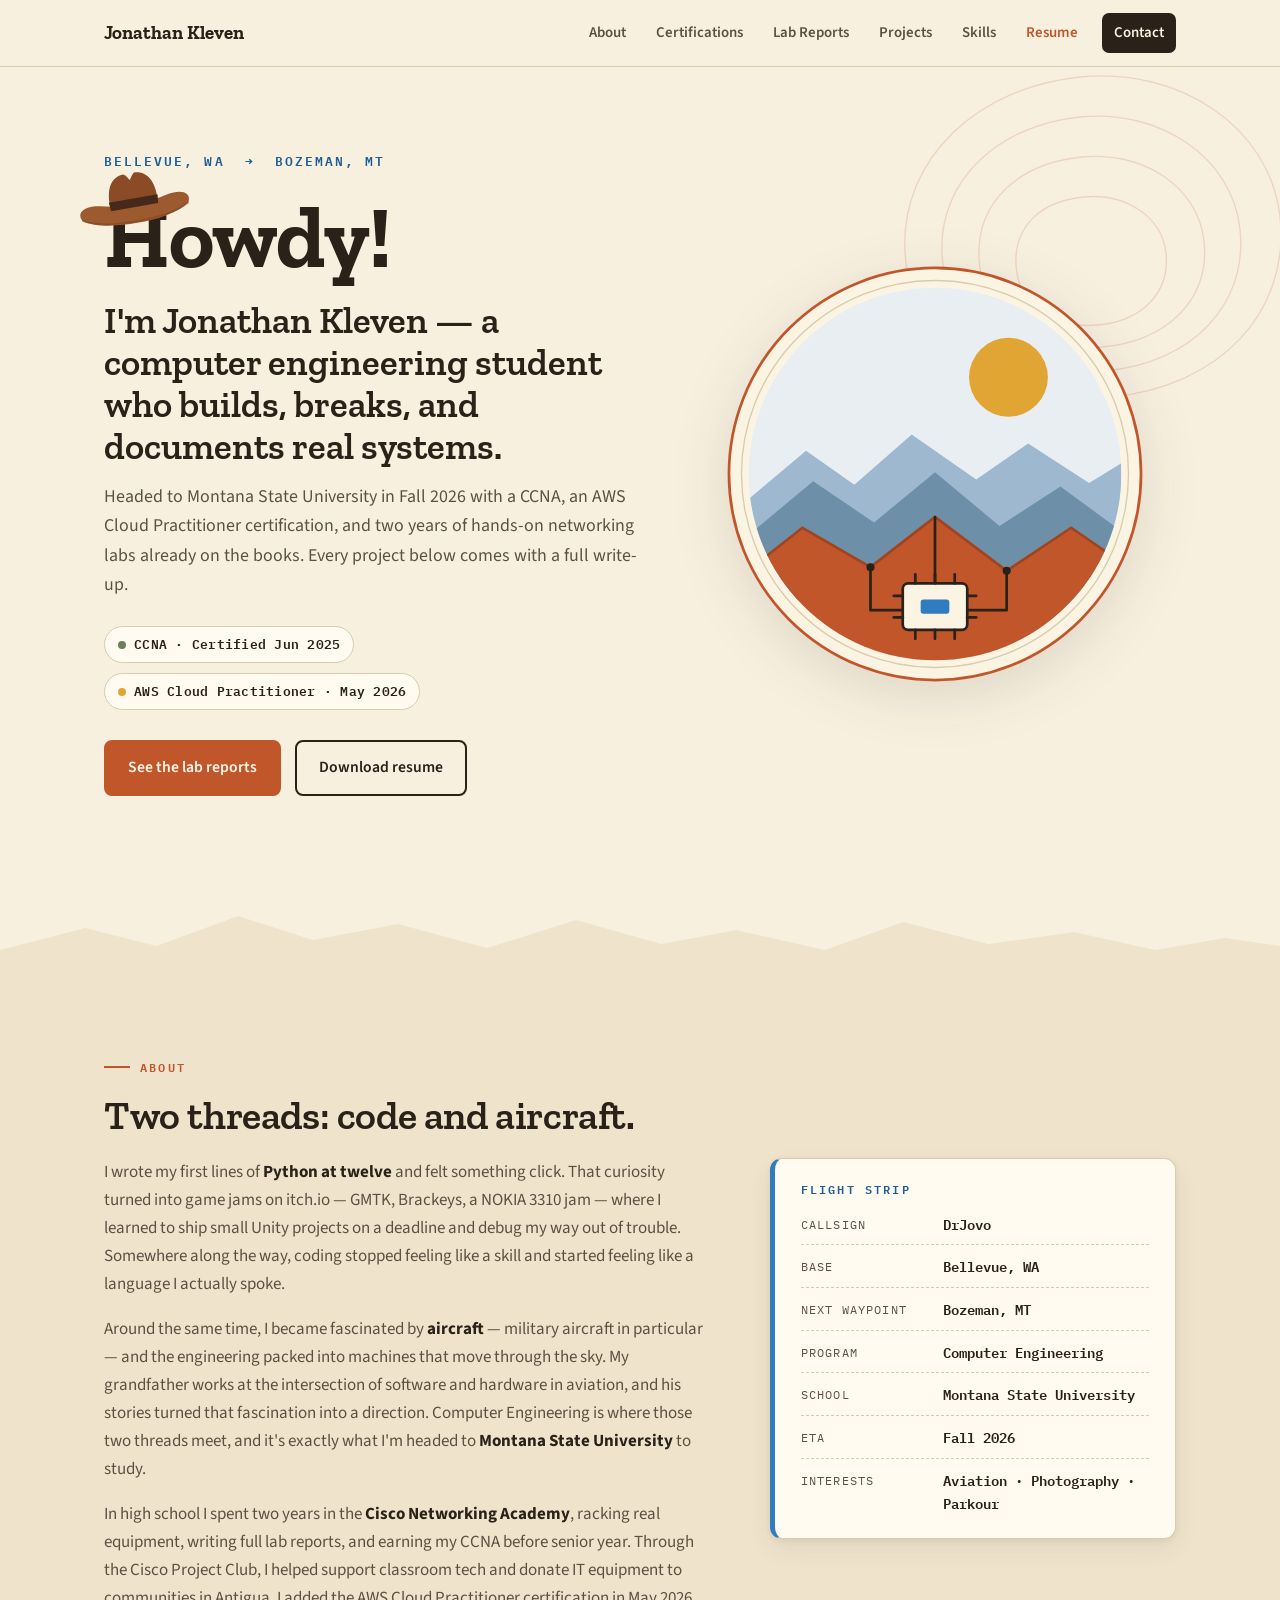
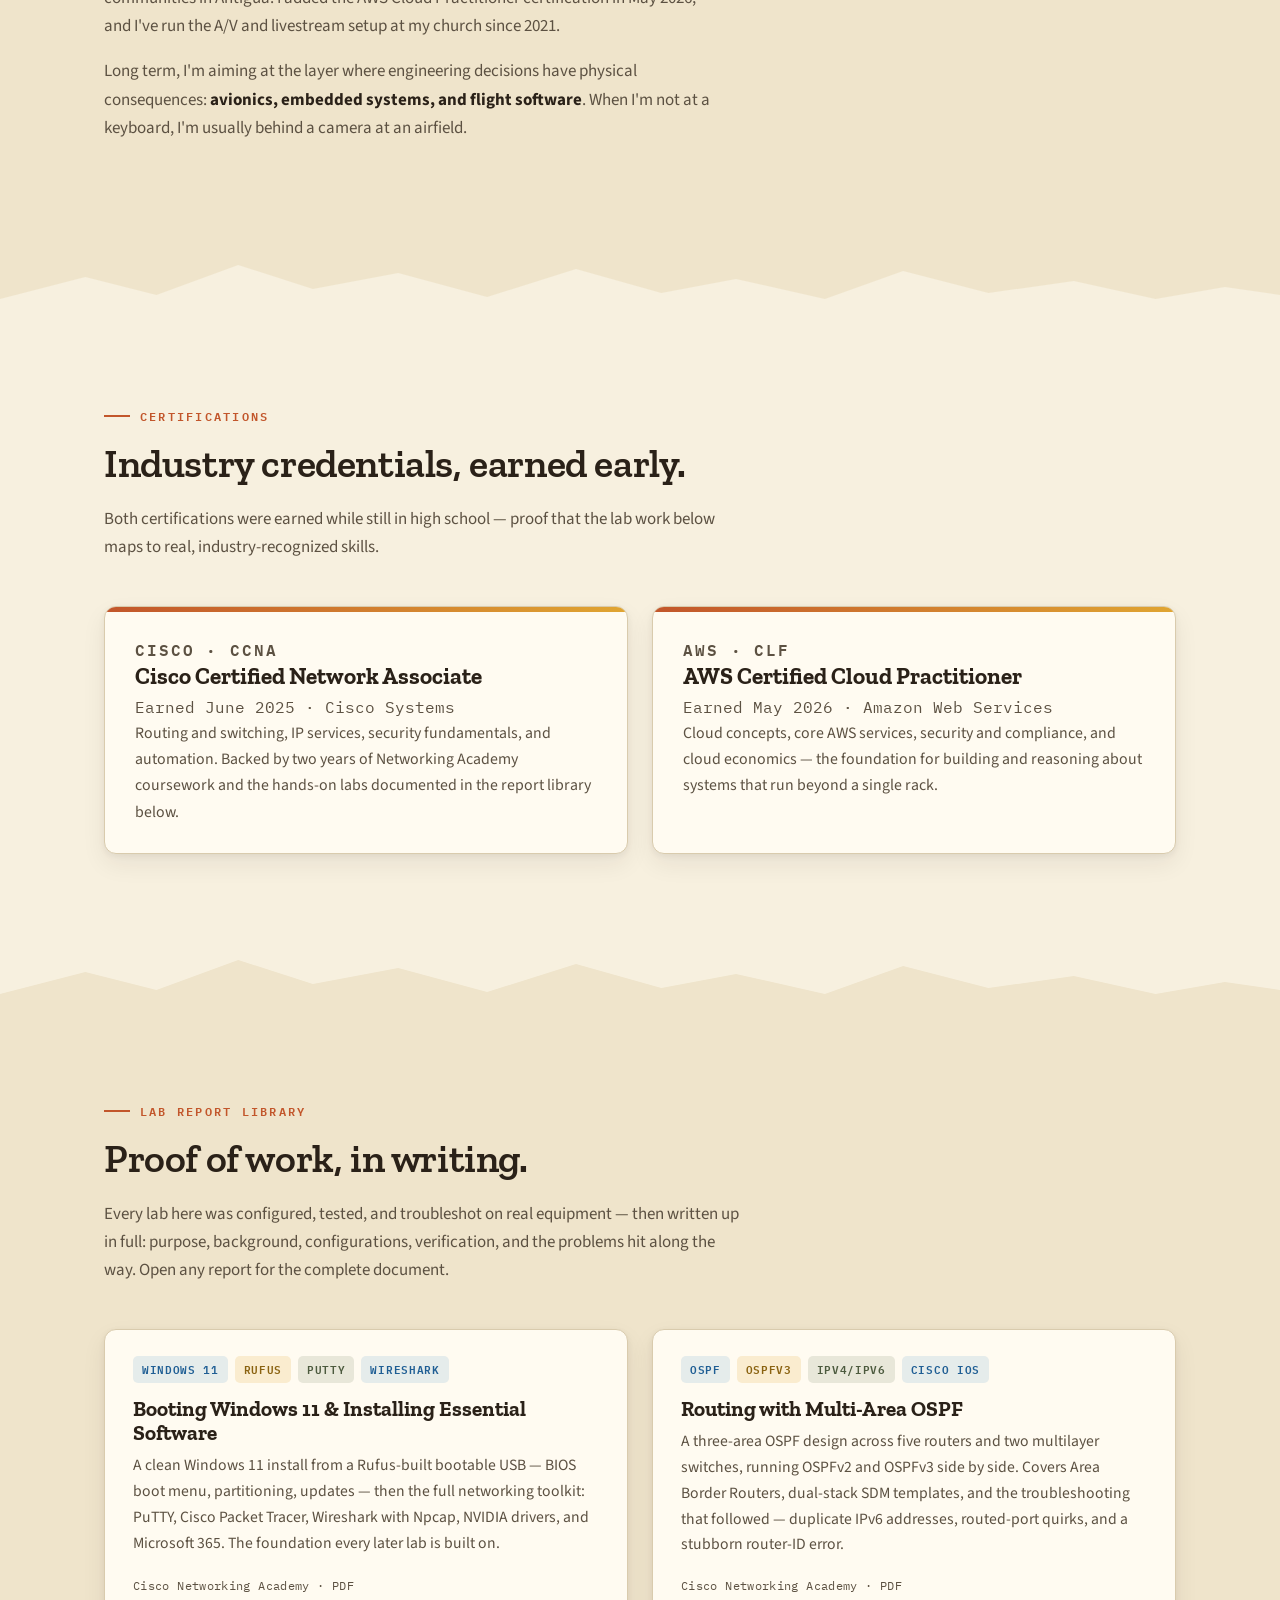
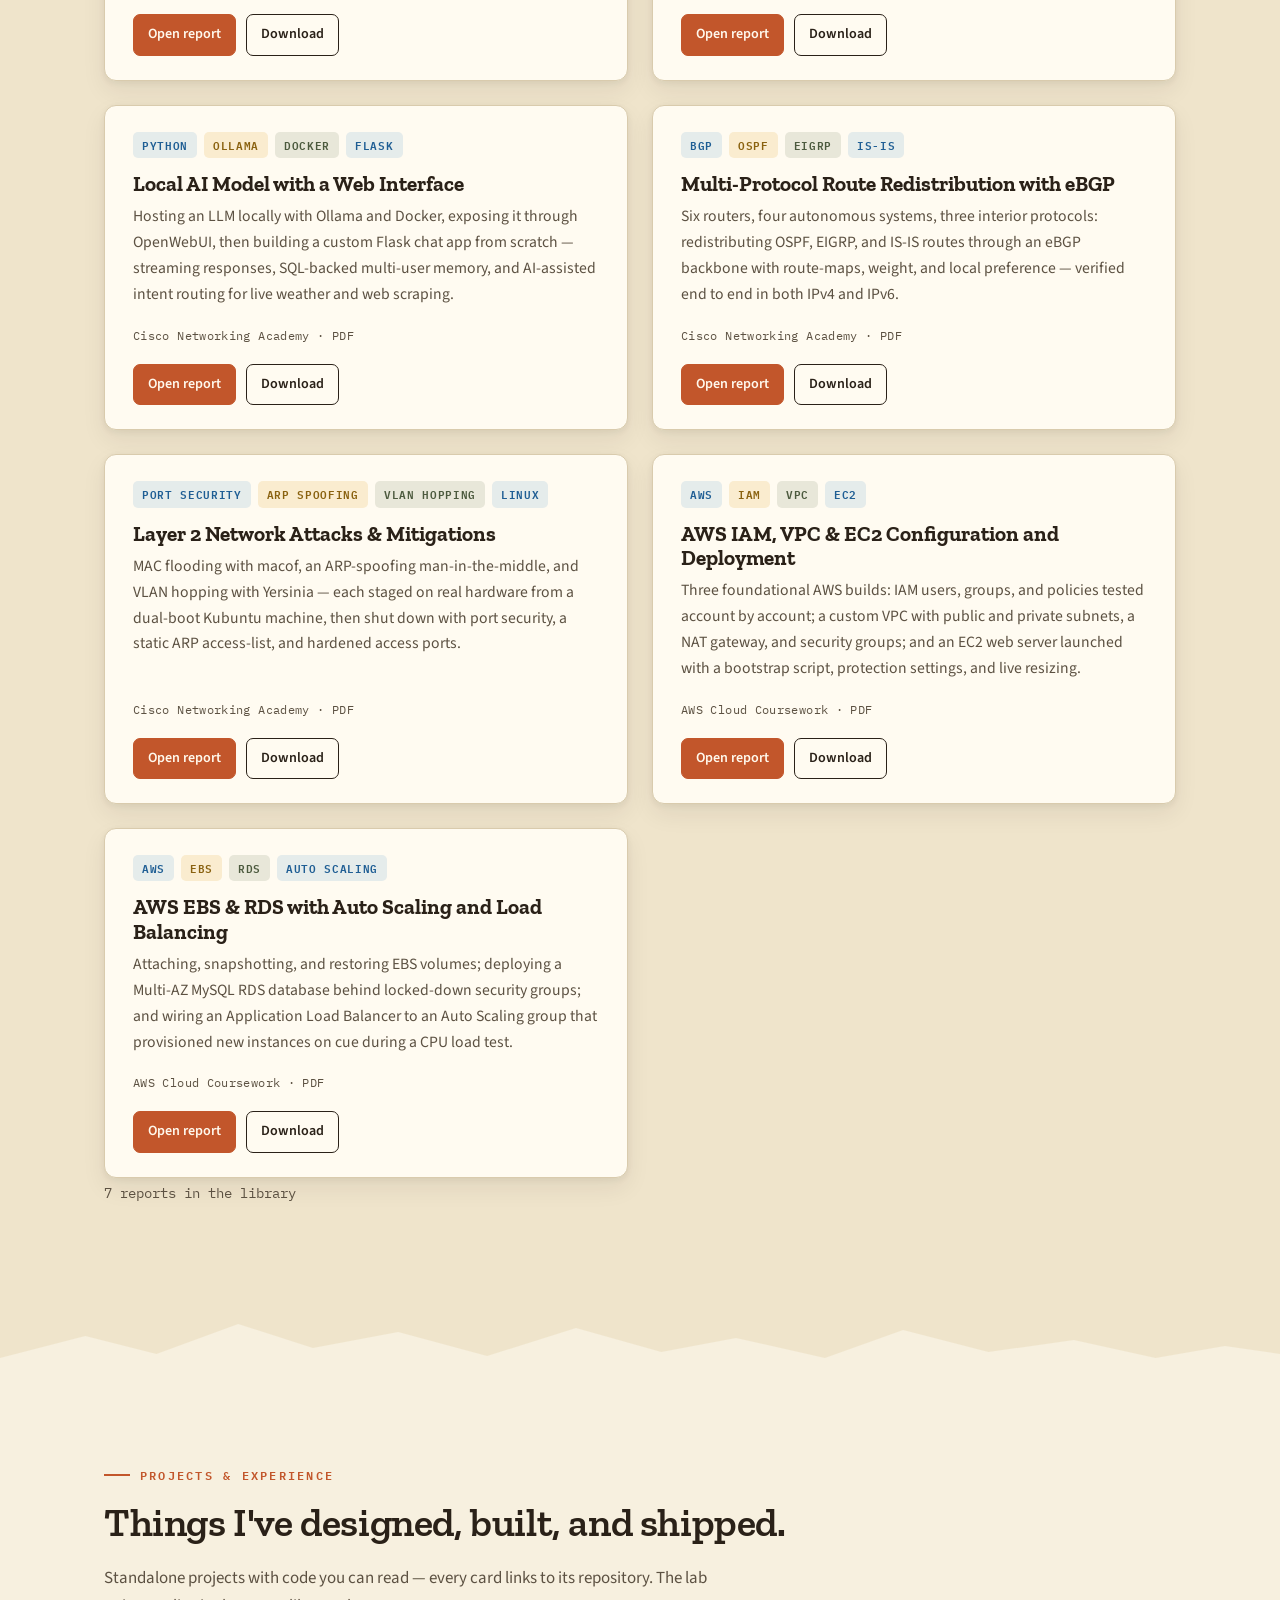
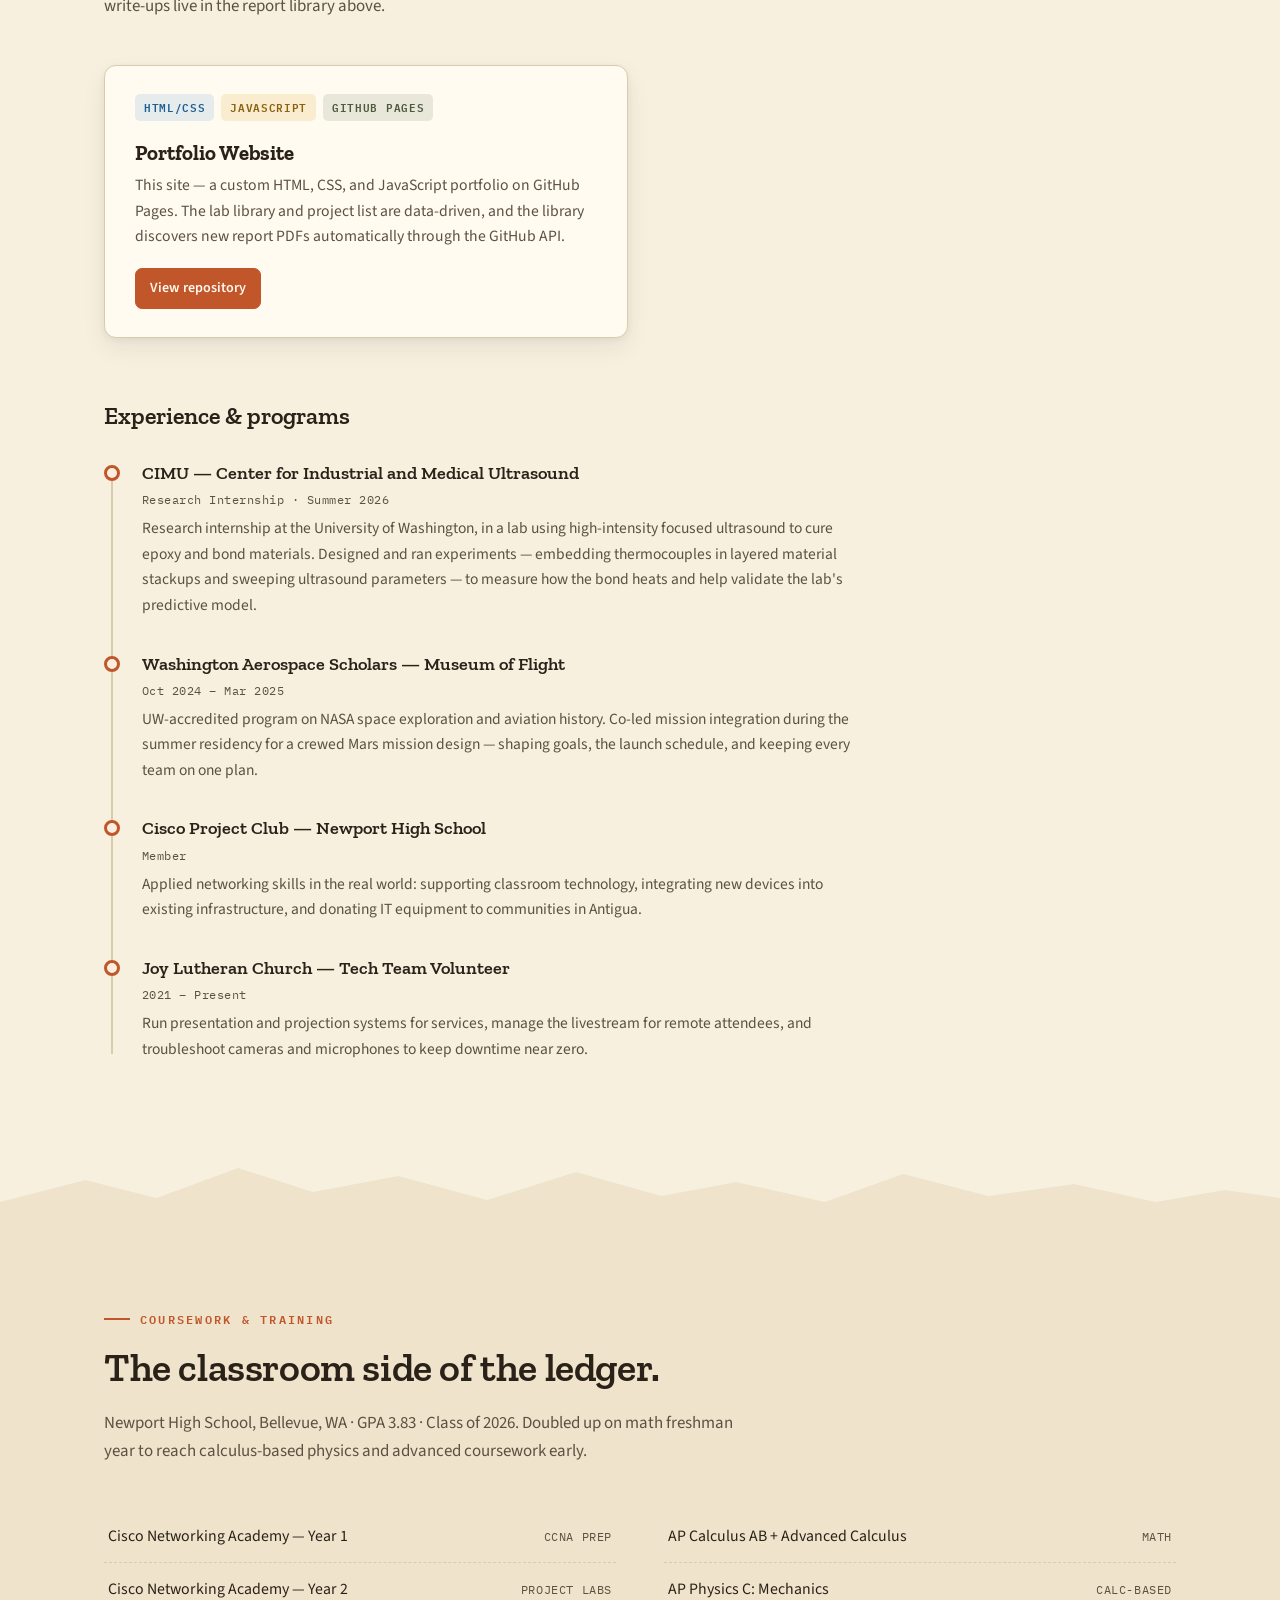
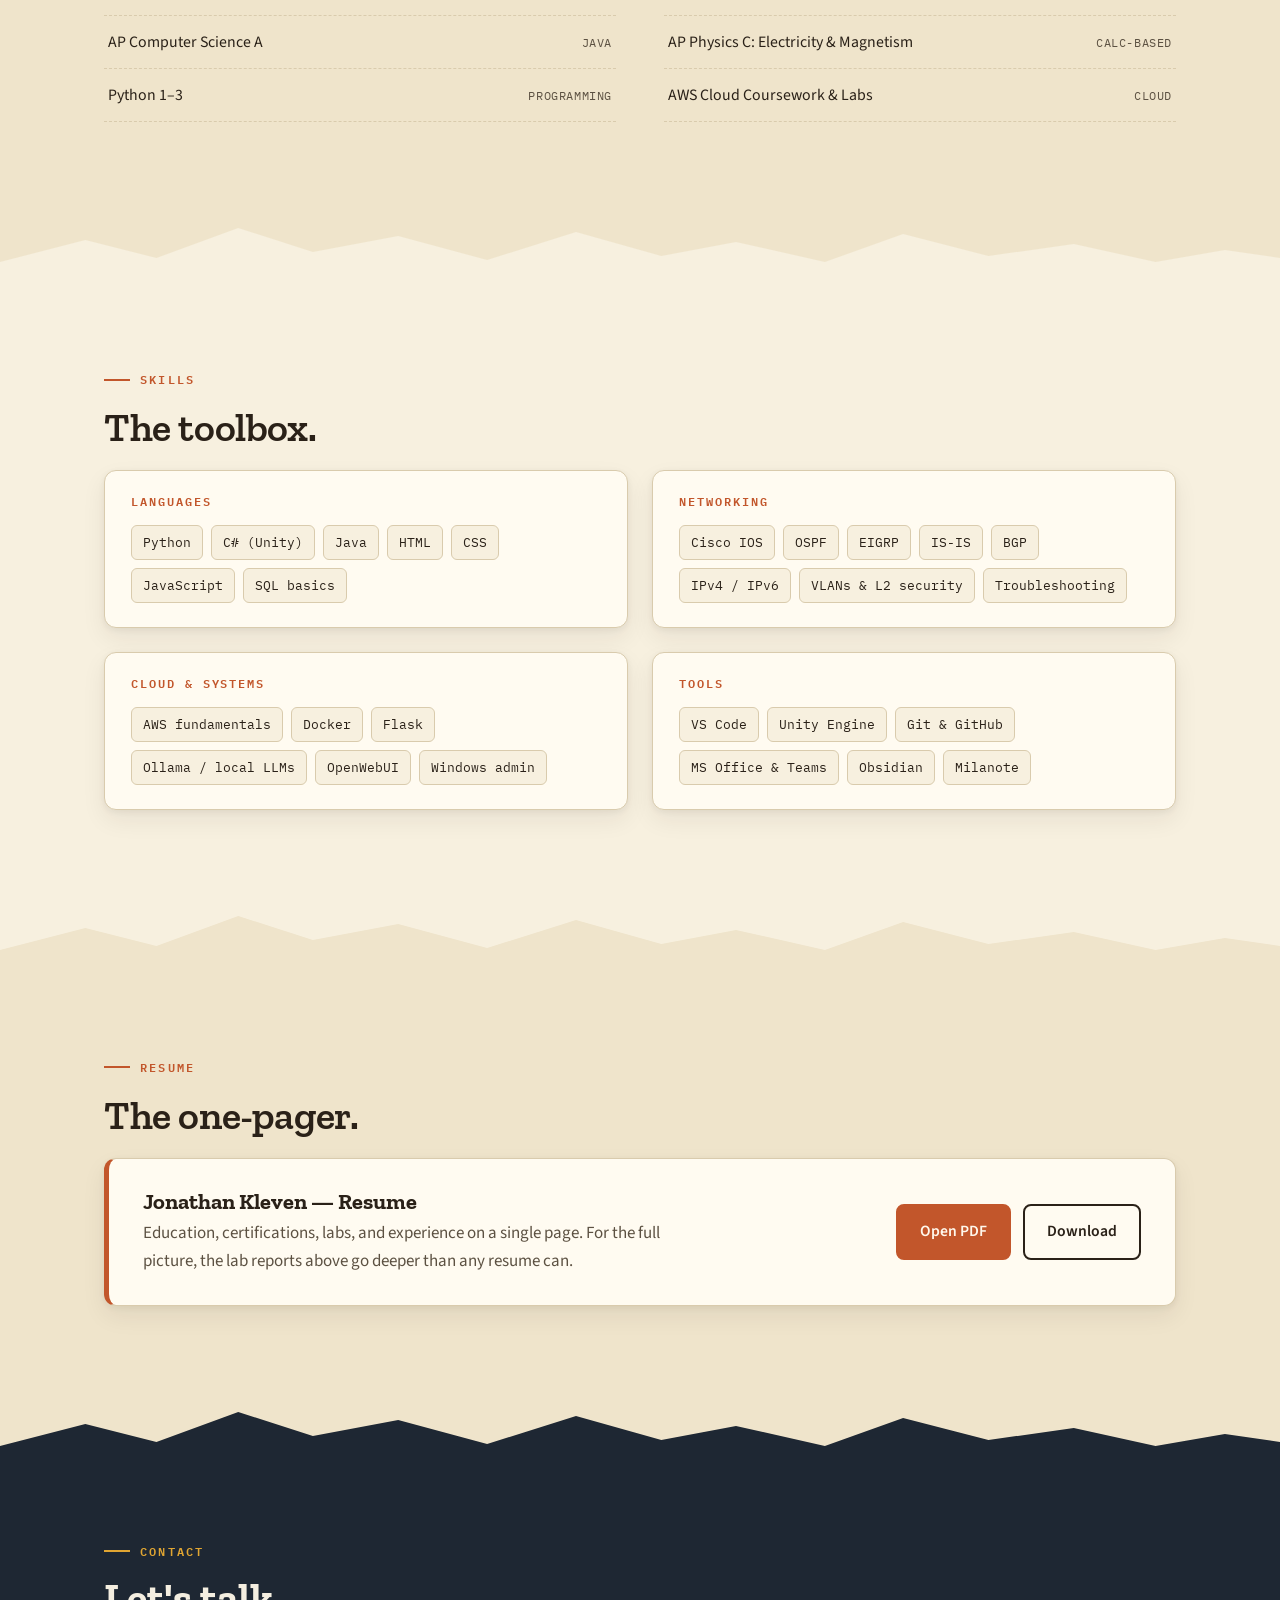
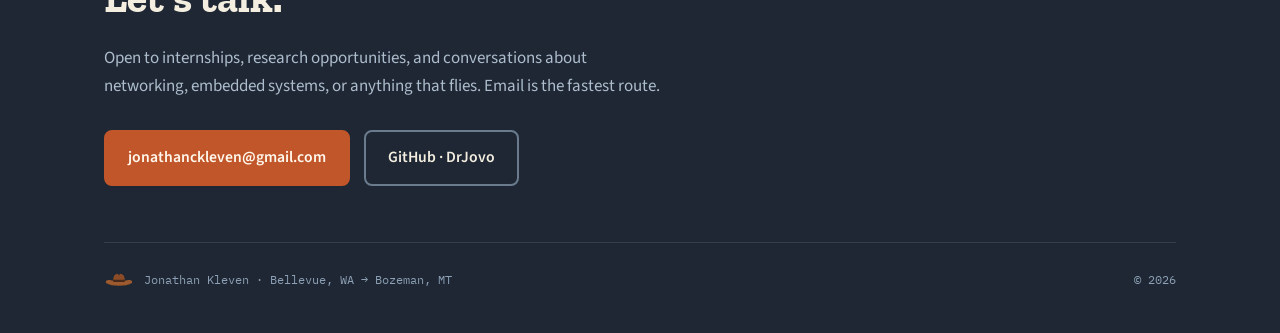
<file: index.html>
<!DOCTYPE html>
<html lang="en">
<head>
  <meta charset="UTF-8">
  <meta name="viewport" content="width=device-width, initial-scale=1.0">
  <title>Jonathan Kleven — Computer Engineering · CCNA · AWS</title>
  <meta name="description" content="Portfolio of Jonathan Kleven: CCNA and AWS Cloud Practitioner certified Computer Engineering student headed to Montana State University. Hands-on networking labs, cloud work, and programming — all documented.">

  <link rel="icon" type="image/svg+xml" href="assets/favicon.svg">
  <link rel="preconnect" href="https://fonts.googleapis.com">
  <link rel="preconnect" href="https://fonts.gstatic.com" crossorigin>
  <link href="https://fonts.googleapis.com/css2?family=Zilla+Slab:wght@500;600;700&family=Source+Sans+3:wght@400;600;700&family=IBM+Plex+Mono:wght@400;500;600&display=swap" rel="stylesheet">
  <link rel="stylesheet" href="css/style.css?v=5">
  <script>
    // Opt in to scroll animations only when the browser can run them —
    // content is never hidden if JS is off or unsupported.
    if ("IntersectionObserver" in window) document.documentElement.classList.add("anim");
  </script>
</head>
<body>

  <!-- Reusable artwork -->
  <svg width="0" height="0" style="position:absolute" aria-hidden="true">
    <defs>
      <!-- Cowboy hat (recreated from the "Howdy!" mark) -->
      <symbol id="hat" viewBox="0 0 142 72">
        <path d="M10 52 C4 40 18 36 32 39 L46 42 L96 42 L110 39 C124 36 138 40 132 52 C118 62 94 65 71 65 C48 65 24 62 10 52 Z" fill="#9C5A2E"/>
        <path d="M44 46 C42 22 50 9 64 8 C66 8 69 12 71 16 C73 12 76 8 78 8 C92 9 100 22 98 46 Z" fill="#8A4B26"/>
        <path d="M43 37 L99 37 L98 47 L44 47 Z" fill="#46291A"/>
        <path d="M10 52 C24 60 48 63 71 63 C94 63 118 60 132 52" fill="none" stroke="#7A4220" stroke-width="2" opacity="0.5"/>
      </symbol>

      <!-- Mountain ridgeline divider -->
      <symbol id="ridge-path" viewBox="0 0 1440 64" preserveAspectRatio="none">
        <path d="M0 64 L0 44 L96 22 L176 40 L268 10 L352 34 L448 18 L548 42 L648 14 L744 38 L828 24 L928 44 L1016 16 L1112 38 L1208 26 L1300 44 L1378 32 L1440 40 L1440 64 Z" fill="currentColor"/>
      </symbol>
    </defs>
  </svg>

  <!-- =============================== NAV =============================== -->
  <header class="nav">
    <div class="container nav-inner">
      <a class="brand" href="#top">
        Jonathan Kleven
      </a>
      <button class="nav-toggle" aria-label="Open menu" aria-expanded="false" aria-controls="nav-links">
        <svg viewBox="0 0 24 24" fill="none" stroke="currentColor" stroke-width="2.4" stroke-linecap="round"><path d="M3 6h18M3 12h18M3 18h18"/></svg>
      </button>
      <ul class="nav-links" id="nav-links">
        <li><a href="#about">About</a></li>
        <li><a href="#certifications">Certifications</a></li>
        <li><a href="#reports">Lab Reports</a></li>
        <li><a href="#projects">Projects</a></li>
        <li><a href="#skills">Skills</a></li>
        <li><a href="#resume">Resume</a></li>
        <li><a class="nav-cta" href="#contact">Contact</a></li>
      </ul>
    </div>
  </header>

  <main id="top">

    <!-- =============================== HERO =============================== -->
    <section class="hero">
      <svg class="hero-topo" viewBox="0 0 640 520" fill="none" aria-hidden="true">
        <g stroke="#C2562B" stroke-width="1.4" opacity="0.35">
          <path d="M320 70 C420 60 510 120 520 210 C530 305 460 380 350 390 C240 400 150 340 145 245 C140 150 220 80 320 70 Z"/>
          <path d="M320 110 C400 102 472 150 480 222 C488 298 432 356 345 364 C258 372 186 324 182 248 C178 172 240 118 320 110 Z"/>
          <path d="M322 150 C384 144 438 180 444 234 C450 292 408 334 342 340 C276 346 222 310 219 252 C216 194 260 156 322 150 Z"/>
          <path d="M324 190 C366 186 402 210 406 246 C410 286 382 314 338 318 C294 322 258 298 256 258 C254 218 282 194 324 190 Z"/>
        </g>
        <g stroke="#2F7DBF" stroke-width="1.4" opacity="0.3">
          <path d="M120 420 C180 400 260 420 300 460 C340 500 320 540 250 545 C180 550 90 520 80 480 C72 450 90 430 120 420 Z"/>
          <path d="M150 440 C195 426 250 442 278 470 C306 498 292 524 240 528 C188 532 124 510 118 482 C113 460 125 448 150 440 Z"/>
        </g>
      </svg>

      <div class="container hero-grid">
        <div>
          <p class="hero-eyebrow">Bellevue, WA &nbsp;&#8594;&nbsp; Bozeman, MT</p>

          <span class="howdy">
            <span class="howdy-h"><svg class="hat" viewBox="0 0 142 72" aria-hidden="true"><use href="#hat" xlink:href="#hat"/></svg>H</span>owdy!
          </span>

          <h1>I'm Jonathan Kleven — a computer engineering student who builds, breaks, and documents real systems.</h1>

          <p class="hero-sub">
            Headed to Montana State University in Fall 2026 with a CCNA, an AWS Cloud
            Practitioner certification, and two years of hands-on networking labs already
            on the books. Every project below comes with a full write-up.
          </p>

          <div class="cred-chips">
            <span class="chip"><i class="dot" aria-hidden="true"></i>CCNA · Certified Jun 2025</span>
            <span class="chip gold"><i class="dot" aria-hidden="true"></i>AWS Cloud Practitioner · May 2026</span>
          </div>

          <div class="hero-actions">
            <a class="btn" href="#reports">See the lab reports</a>
            <a class="btn ghost" href="assets/resume/Jonathan_Kleven_Resume.pdf" download>Download resume</a>
          </div>
        </div>

        <div class="hero-art reveal">
          <svg viewBox="0 0 480 480" role="img" aria-label="Emblem: layered Montana ridgelines under a low sun, with circuit traces rising from the ridge into a microchip">
            <circle cx="240" cy="240" r="230" fill="#FBF4E2" stroke="#C2562B" stroke-width="3"/>
            <circle cx="240" cy="240" r="216" fill="none" stroke="#D9CBAD" stroke-width="1.5"/>
            <clipPath id="emblem-scene"><circle cx="240" cy="240" r="208"/></clipPath>
            <g clip-path="url(#emblem-scene)">
              <rect x="32" y="32" width="416" height="416" fill="#E9EEF2"/>
              <!-- sun -->
              <circle cx="322" cy="132" r="44" fill="#E0A532"/>
              <!-- far ridge (extends below the mid ridge so no sky shows through) -->
              <path d="M32 268 L96 214 L150 252 L214 196 L286 246 L344 206 L412 250 L448 228 L448 360 L32 360 Z" fill="#9DB8CF"/>
              <!-- mid ridge -->
              <path d="M32 308 L104 248 L172 294 L240 238 L312 298 L380 254 L448 304 L448 380 L32 380 Z" fill="#6E8FA8"/>
              <!-- near ridge -->
              <path d="M16 360 L92 300 L168 344 L240 288 L320 348 L392 300 L470 354 L470 480 L16 480 Z" fill="#C2562B"/>
              <path d="M16 360 L92 300 L168 344 L240 288 L320 348 L392 300 L470 354" fill="none" stroke="#A1431F" stroke-width="3"/>
              <!-- circuit traces rising into the chip -->
              <g stroke="#2A2118" stroke-width="3" fill="none" stroke-linecap="round" stroke-linejoin="round">
                <path d="M168 344 L168 392 L206 392"/>
                <path d="M240 288 L240 364"/>
                <path d="M320 348 L320 392 L274 392"/>
              </g>
              <g fill="#2A2118"><circle cx="168" cy="344" r="4.5"/><circle cx="320" cy="348" r="4.5"/></g>
              <!-- microchip -->
              <rect x="204" y="362" width="72" height="52" rx="6" fill="#FBF4E2" stroke="#2A2118" stroke-width="3"/>
              <rect x="224" y="380" width="32" height="16" rx="3" fill="#2F7DBF"/>
              <g stroke="#2A2118" stroke-width="3" stroke-linecap="round">
                <path d="M218 362 L218 352"/><path d="M240 362 L240 352"/><path d="M262 362 L262 352"/>
                <path d="M218 414 L218 424"/><path d="M240 414 L240 424"/><path d="M262 414 L262 424"/>
                <path d="M204 376 L194 376"/><path d="M204 400 L194 400"/>
                <path d="M276 376 L286 376"/><path d="M276 400 L286 400"/>
              </g>
            </g>
          </svg>
        </div>
      </div>
    </section>

    <div class="ridge to-deep" aria-hidden="true"><svg><use href="#ridge-path" xlink:href="#ridge-path"/></svg></div>

    <!-- =============================== ABOUT =============================== -->
    <section class="section alt" id="about">
      <div class="container">
        <p class="eyebrow">About</p>
        <h2 class="section-title">Two threads: code and aircraft.</h2>

        <div class="about-grid">
          <div class="about-prose reveal">
            <p>
              I wrote my first lines of <strong>Python at twelve</strong> and felt something click.
              That curiosity turned into game jams on itch.io — GMTK, Brackeys, a NOKIA 3310 jam —
              where I learned to ship small Unity projects on a deadline and debug my way out of
              trouble. Somewhere along the way, coding stopped feeling like a skill and started
              feeling like a language I actually spoke.
            </p>
            <p>
              Around the same time, I became fascinated by <strong>aircraft</strong> — military
              aircraft in particular — and the engineering packed into machines that move through
              the sky. My grandfather works at the intersection of software and hardware in
              aviation, and his stories turned that fascination into a direction. Computer
              Engineering is where those two threads meet, and it's exactly what I'm headed to
              <strong>Montana State University</strong> to study.
            </p>
            <p>
              In high school I spent two years in the <strong>Cisco Networking Academy</strong>,
              racking real equipment, writing full lab reports, and earning my CCNA before senior
              year. Through the Cisco Project Club, I helped support classroom tech and donate IT
              equipment to communities in Antigua. I added the AWS Cloud Practitioner certification
              in May 2026, and I've run the A/V and livestream setup at my church since 2021.
            </p>
            <p>
              Long term, I'm aiming at the layer where engineering decisions have physical
              consequences: <strong>avionics, embedded systems, and flight software</strong>.
              When I'm not at a keyboard, I'm usually behind a camera at an airfield.
            </p>
          </div>

          <aside class="flight-strip reveal" aria-label="Quick facts">
            <h3>Flight Strip</h3>
            <dl>
              <div class="row"><dt>Callsign</dt><dd>DrJovo</dd></div>
              <div class="row"><dt>Base</dt><dd>Bellevue, WA</dd></div>
              <div class="row"><dt>Next waypoint</dt><dd>Bozeman, MT</dd></div>
              <div class="row"><dt>Program</dt><dd>Computer Engineering</dd></div>
              <div class="row"><dt>School</dt><dd>Montana State University</dd></div>
              <div class="row"><dt>ETA</dt><dd>Fall 2026</dd></div>
              <div class="row"><dt>Interests</dt><dd>Aviation &middot; Photography &middot; Parkour</dd></div>
            </dl>
          </aside>
        </div>
      </div>
    </section>

    <div class="ridge to-sand" aria-hidden="true"><svg><use href="#ridge-path" xlink:href="#ridge-path"/></svg></div>

    <!-- =========================== CERTIFICATIONS =========================== -->
    <section class="section" id="certifications">
      <div class="container">
        <p class="eyebrow">Certifications</p>
        <h2 class="section-title">Industry credentials, earned early.</h2>
        <p class="section-intro">
          Both certifications were earned while still in high school — proof that the lab work
          below maps to real, industry-recognized skills.
        </p>

        <div class="cert-grid">
          <article class="cert-card reveal">
            <p class="cert-badge">Cisco &middot; CCNA</p>
            <h3>Cisco Certified Network Associate</h3>
            <p class="cert-meta">Earned June 2025 · Cisco Systems</p>
            <p>
              Routing and switching, IP services, security fundamentals, and automation.
              Backed by two years of Networking Academy coursework and the hands-on labs
              documented in the report library below.
            </p>
          </article>

          <article class="cert-card reveal">
            <p class="cert-badge">AWS &middot; CLF</p>
            <h3>AWS Certified Cloud Practitioner</h3>
            <p class="cert-meta">Earned May 2026 · Amazon Web Services</p>
            <p>
              Cloud concepts, core AWS services, security and compliance, and cloud
              economics — the foundation for building and reasoning about systems
              that run beyond a single rack.
            </p>
          </article>
        </div>
      </div>
    </section>

    <div class="ridge to-deep" aria-hidden="true"><svg><use href="#ridge-path" xlink:href="#ridge-path"/></svg></div>

    <!-- ============================ LAB REPORTS ============================ -->
    <section class="section alt" id="reports">
      <div class="container">
        <p class="eyebrow">Lab Report Library</p>
        <h2 class="section-title">Proof of work, in writing.</h2>
        <p class="section-intro">
          Every lab here was configured, tested, and troubleshot on real equipment — then written up in full:
          purpose, background, configurations, verification, and the problems hit along
          the way. Open any report for the complete document.
        </p>

        <div class="report-grid" id="report-grid">
          <noscript>
            <p>
              JavaScript is off, so here are direct links:
              <a href="reports/Kleven__Jonathan_-_Local%20AI.pdf">Hosting a Local AI Model with a Web Interface (PDF)</a> ·
              <a href="reports/Kleven__Jonathan_-_Route%20Redistribution%20With%20BGP.pdf">Multi-Protocol Route Redistribution with eBGP (PDF)</a>
            </p>
          </noscript>
        </div>
        <p class="report-status" id="report-status" role="status"></p>
      </div>
    </section>

    <div class="ridge to-sand" aria-hidden="true"><svg><use href="#ridge-path" xlink:href="#ridge-path"/></svg></div>

    <!-- ========================= PROJECTS & EXPERIENCE ========================= -->
    <section class="section" id="projects">
      <div class="container">
        <p class="eyebrow">Projects &amp; Experience</p>
        <h2 class="section-title">Things I've designed, built, and shipped.</h2>
        <p class="section-intro">
          Standalone projects with code you can read — every card links to its repository.
          The lab write-ups live in the report library above.
        </p>

        <div class="project-grid" id="project-grid">
          <noscript>
            <p>JavaScript is off — find the code at
              <a href="https://github.com/DrJovo">github.com/DrJovo</a>.
            </p>
          </noscript>
        </div>

        <h3 class="subheading">Experience &amp; programs</h3>
        <ul class="timeline">
          <li class="reveal">
            <h4>CIMU — Center for Industrial and Medical Ultrasound</h4>
            <span class="when">Research Internship · Summer 2026</span>
            <p>
              Research internship at the University of Washington, in a lab using high-intensity
              focused ultrasound to cure epoxy and bond materials. Designed and ran experiments —
              embedding thermocouples in layered material stackups and sweeping ultrasound
              parameters — to measure how the bond heats and help validate the lab's predictive model.
            </p>
          </li>
          <li class="reveal">
            <h4>Washington Aerospace Scholars — Museum of Flight</h4>
            <span class="when">Oct 2024 – Mar 2025</span>
            <p>
              UW-accredited program on NASA space exploration and aviation history. Co-led
              mission integration during the summer residency for a crewed Mars mission design —
              shaping goals, the launch schedule, and keeping every team on one plan.
            </p>
          </li>
          <li class="reveal">
            <h4>Cisco Project Club — Newport High School</h4>
            <span class="when">Member</span>
            <p>
              Applied networking skills in the real world: supporting classroom technology,
              integrating new devices into existing infrastructure, and donating IT equipment
              to communities in Antigua.
            </p>
          </li>
          <li class="reveal">
            <h4>Joy Lutheran Church — Tech Team Volunteer</h4>
            <span class="when">2021 – Present</span>
            <p>
              Run presentation and projection systems for services, manage the livestream for
              remote attendees, and troubleshoot cameras and microphones to keep downtime near zero.
            </p>
          </li>
        </ul>
      </div>
    </section>

    <div class="ridge to-deep" aria-hidden="true"><svg><use href="#ridge-path" xlink:href="#ridge-path"/></svg></div>

    <!-- ============================== COURSEWORK ============================== -->
    <section class="section alt" id="coursework">
      <div class="container">
        <p class="eyebrow">Coursework &amp; Training</p>
        <h2 class="section-title">The classroom side of the ledger.</h2>
        <p class="section-intro">
          Newport High School, Bellevue, WA · GPA 3.83 · Class of 2026. Doubled up on math
          freshman year to reach calculus-based physics and advanced coursework early.
        </p>

        <div class="course-wrap">
          <ul class="course-list">
            <li class="reveal"><span>Cisco Networking Academy — Year 1</span><span>CCNA Prep</span></li>
            <li class="reveal"><span>Cisco Networking Academy — Year 2</span><span>Project Labs</span></li>
            <li class="reveal"><span>AP Computer Science A</span><span>Java</span></li>
            <li class="reveal"><span>Python 1–3</span><span>Programming</span></li>
          </ul>
          <ul class="course-list">
            <li class="reveal"><span>AP Calculus AB + Advanced Calculus</span><span>Math</span></li>
            <li class="reveal"><span>AP Physics C: Mechanics</span><span>Calc-Based</span></li>
            <li class="reveal"><span>AP Physics C: Electricity &amp; Magnetism</span><span>Calc-Based</span></li>
            <li class="reveal"><span>AWS Cloud Coursework &amp; Labs</span><span>Cloud</span></li>
          </ul>
        </div>
      </div>
    </section>

    <div class="ridge to-sand" aria-hidden="true"><svg><use href="#ridge-path" xlink:href="#ridge-path"/></svg></div>

    <!-- ================================ SKILLS ================================ -->
    <section class="section" id="skills">
      <div class="container">
        <p class="eyebrow">Skills</p>
        <h2 class="section-title">The toolbox.</h2>

        <div class="skills-grid">
          <div class="skill-group reveal">
            <h3>Languages</h3>
            <div class="skill-tags">
              <span>Python</span><span>C# (Unity)</span><span>Java</span>
              <span>HTML</span><span>CSS</span><span>JavaScript</span><span>SQL basics</span>
            </div>
          </div>
          <div class="skill-group reveal">
            <h3>Networking</h3>
            <div class="skill-tags">
              <span>Cisco IOS</span><span>OSPF</span><span>EIGRP</span><span>IS-IS</span>
              <span>BGP</span><span>IPv4 / IPv6</span><span>VLANs &amp; L2 security</span>
              <span>Troubleshooting</span>
            </div>
          </div>
          <div class="skill-group reveal">
            <h3>Cloud &amp; Systems</h3>
            <div class="skill-tags">
              <span>AWS fundamentals</span><span>Docker</span><span>Flask</span>
              <span>Ollama / local LLMs</span><span>OpenWebUI</span><span>Windows admin</span>
            </div>
          </div>
          <div class="skill-group reveal">
            <h3>Tools</h3>
            <div class="skill-tags">
              <span>VS Code</span><span>Unity Engine</span><span>Git &amp; GitHub</span>
              <span>MS Office &amp; Teams</span><span>Obsidian</span><span>Milanote</span>
            </div>
          </div>
        </div>
      </div>
    </section>

    <div class="ridge to-deep" aria-hidden="true"><svg><use href="#ridge-path" xlink:href="#ridge-path"/></svg></div>

    <!-- ================================ RESUME ================================ -->
    <section class="section alt" id="resume">
      <div class="container">
        <p class="eyebrow">Resume</p>
        <h2 class="section-title">The one-pager.</h2>

        <div class="resume-panel reveal">
          <div>
            <h3>Jonathan Kleven — Resume</h3>
            <p>
              Education, certifications, labs, and experience on a single page. For the full
              picture, the lab reports above go deeper than any resume can.
            </p>
          </div>
          <div class="resume-actions">
            <a class="btn" href="assets/resume/Jonathan_Kleven_Resume.pdf" target="_blank" rel="noopener">Open PDF</a>
            <a class="btn ghost" href="assets/resume/Jonathan_Kleven_Resume.pdf" download>Download</a>
          </div>
        </div>
      </div>
    </section>

    <div class="ridge to-night" aria-hidden="true"><svg><use href="#ridge-path" xlink:href="#ridge-path"/></svg></div>
  </main>

  <!-- =============================== CONTACT =============================== -->
  <footer class="footer" id="contact">
    <div class="container">
      <p class="eyebrow">Contact</p>
      <h2>Let's talk.</h2>
      <p class="footer-lede">
        Open to internships, research opportunities, and conversations about networking,
        embedded systems, or anything that flies. Email is the fastest route.
      </p>
      <div class="contact-row">
        <a class="btn" href="mailto:jonathanckleven@gmail.com">jonathanckleven@gmail.com</a>
        <a class="btn ghost" href="https://github.com/DrJovo" target="_blank" rel="noopener">GitHub · DrJovo</a>
      </div>

      <div class="footer-base">
        <span class="sig">
          <svg viewBox="0 0 142 72" aria-hidden="true"><use href="#hat" xlink:href="#hat"/></svg>
          Jonathan Kleven · Bellevue, WA &#8594; Bozeman, MT
        </span>
        <span>&copy; <span id="year">2026</span></span>
      </div>
    </div>
  </footer>

  <script src="js/reports.js?v=5"></script>
  <script src="js/projects.js?v=5"></script>
  <script src="js/main.js?v=5"></script>
</body>
</html>
</file>
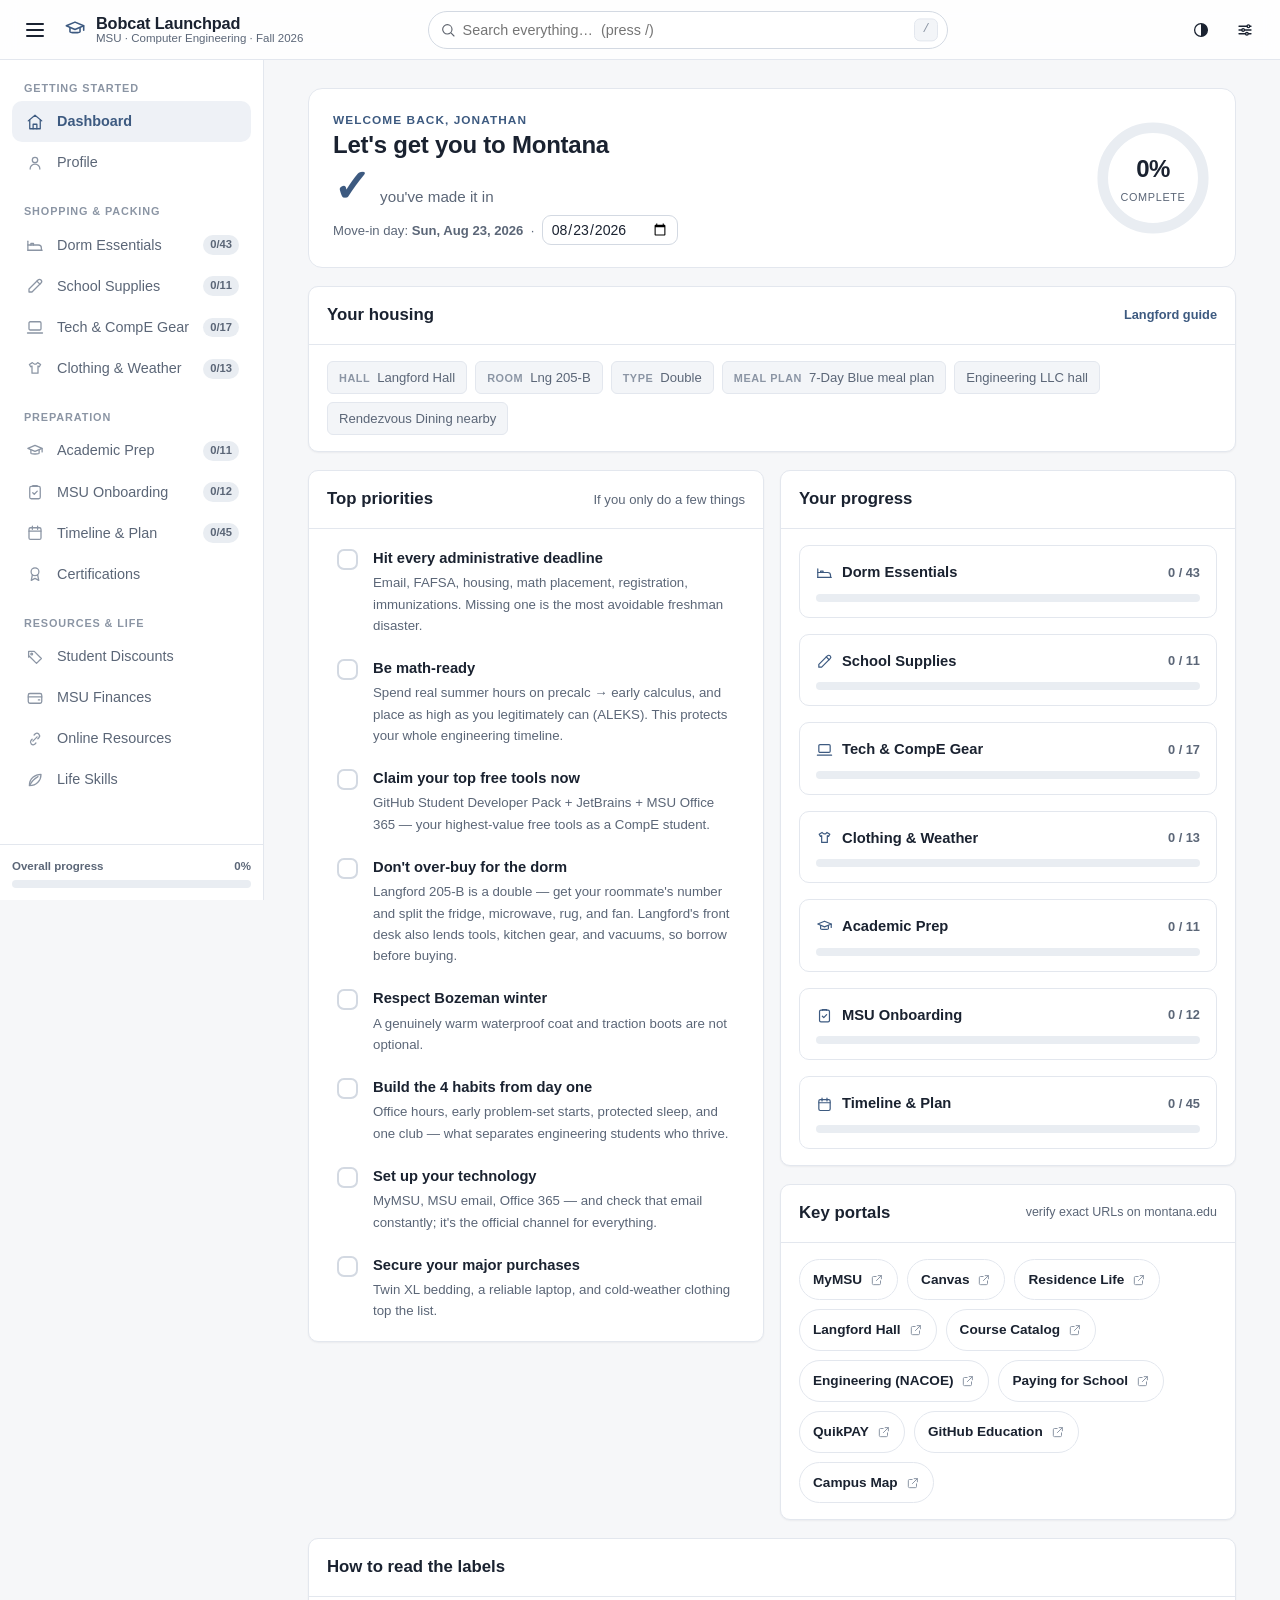
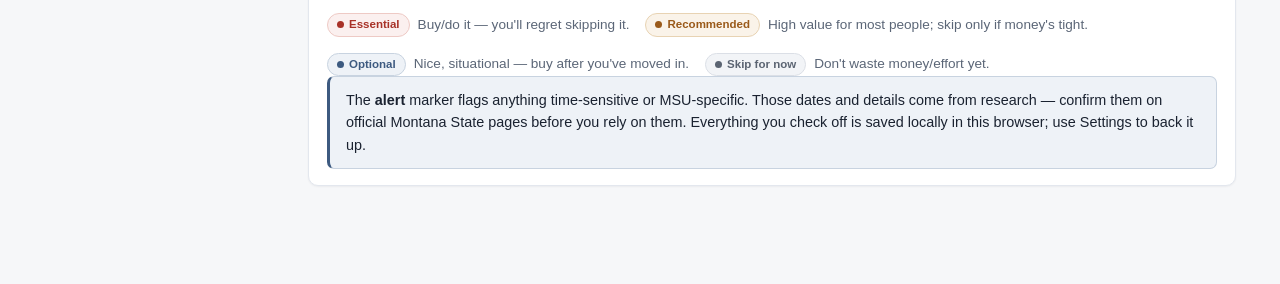
<file: MSU/index.html>
<!DOCTYPE html>
<html lang="en" data-theme="light">
<head>
  <meta charset="UTF-8" />
  <meta name="viewport" content="width=device-width, initial-scale=1.0" />
  <title>Bobcat Launchpad · MSU CompE Prep</title>
  <meta name="description" content="A personal tracking hub for an incoming Montana State University Computer Engineering freshman: checklists, timelines, deadlines, tools, and resources." />
  <!-- Emoji favicon, no external file needed -->
  <link rel="icon" href="data:image/svg+xml,<svg xmlns='http://www.w3.org/2000/svg' viewBox='0 0 100 100'><text y='.9em' font-size='90'>🎓</text></svg>" />
  <!-- Apply saved theme before paint to avoid a flash -->
  <script>try{var t=localStorage.getItem('bl_theme');if(t)document.documentElement.setAttribute('data-theme',JSON.parse(t));}catch(e){}</script>
  <link rel="stylesheet" href="css/variables.css" />
  <link rel="stylesheet" href="css/base.css" />
  <link rel="stylesheet" href="css/layout.css" />
  <link rel="stylesheet" href="css/components.css" />
</head>
<body>
  <a class="skip-link" href="#main">Skip to content</a>

  <!-- ───────────────── Header ───────────────── -->
  <header class="app-header">
    <div class="header-left">
      <button class="icon-btn menu-btn" id="menuBtn" aria-label="Toggle sidebar" title="Toggle sidebar">
        <span class="hamburger"></span>
      </button>
      <a class="brand" href="#/dashboard">
        <span class="brand-mark" aria-hidden="true"><svg width="22" height="22" viewBox="0 0 24 24" fill="none" stroke="currentColor" stroke-width="1.7" stroke-linecap="round" stroke-linejoin="round"><path d="M2.5 8.5 12 4.5l9.5 4-9.5 4z"/><path d="M6.5 10.7V15c0 1.4 11 1.4 11 0v-4.3"/><path d="M21.5 8.7v4.6"/></svg></span>
        <span class="brand-text">
          <span class="brand-title">Bobcat Launchpad</span>
          <span class="brand-sub">MSU · Computer Engineering · Fall 2026</span>
        </span>
      </a>
    </div>

    <div class="header-search">
      <span class="search-icon" aria-hidden="true"><svg width="16" height="16" viewBox="0 0 24 24" fill="none" stroke="currentColor" stroke-width="1.7" stroke-linecap="round" stroke-linejoin="round"><circle cx="11" cy="11" r="7"/><path d="M21 21l-4.2-4.2"/></svg></span>
      <input type="search" id="globalSearch" placeholder="Search everything…  (press /)" autocomplete="off" aria-label="Search all content" />
      <kbd class="search-kbd">/</kbd>
      <div class="search-results" id="searchResults" role="listbox" hidden></div>
    </div>

    <div class="header-right">
      <button class="icon-btn" id="themeBtn" aria-label="Change theme" title="Change theme" aria-haspopup="true"><svg width="18" height="18" viewBox="0 0 24 24" fill="none" stroke="currentColor" stroke-width="1.7" stroke-linecap="round" stroke-linejoin="round"><circle cx="12" cy="12" r="8.5"/><path d="M12 3.5a8.5 8.5 0 0 1 0 17z" fill="currentColor" stroke="none"/></svg></button>
      <div class="popover theme-popover" id="themePopover" hidden></div>
      <a class="icon-btn" href="#/settings" aria-label="Settings" title="Settings"><svg width="18" height="18" viewBox="0 0 24 24" fill="none" stroke="currentColor" stroke-width="1.7" stroke-linecap="round" stroke-linejoin="round"><path d="M4 7h11M18.5 7H20"/><path d="M4 12h4M11.5 12H20"/><path d="M4 17h9M16.5 17H20"/><circle cx="16.5" cy="7" r="1.8"/><circle cx="9.5" cy="12" r="1.8"/><circle cx="14.5" cy="17" r="1.8"/></svg></a>
    </div>
  </header>

  <!-- ───────────────── Body ───────────────── -->
  <div class="app-body">
    <aside class="sidebar" id="sidebar" aria-label="Primary navigation">
      <nav id="nav" class="nav"></nav>
      <div class="sidebar-footer">
        <div class="mini-progress" id="miniProgress" title="Overall progress"></div>
      </div>
    </aside>

    <div class="scrim" id="scrim" hidden></div>

    <main class="content" id="main" tabindex="-1"></main>
  </div>

  <div class="toast" id="toast" role="status" aria-live="polite" hidden></div>

  <!-- ───────────────── Scripts (classic, load-order matters) ───────────────── -->
  <script src="js/store.js"></script>
  <script src="js/icons.js"></script>
  <script src="js/data/config.js"></script>
  <script src="js/data/dorm.js"></script>
  <script src="js/data/supplies.js"></script>
  <script src="js/data/tech.js"></script>
  <script src="js/data/clothing.js"></script>
  <script src="js/data/academics.js"></script>
  <script src="js/data/onboarding.js"></script>
  <script src="js/data/timeline.js"></script>
  <script src="js/data/discounts.js"></script>
  <script src="js/data/resources.js"></script>
  <script src="js/data/life.js"></script>
  <script src="js/data/certs.js"></script>
  <script src="js/data/finances.js"></script>
  <script src="js/render.js"></script>
  <script src="js/search.js"></script>
  <script src="js/app.js"></script>
</body>
</html>
</file>
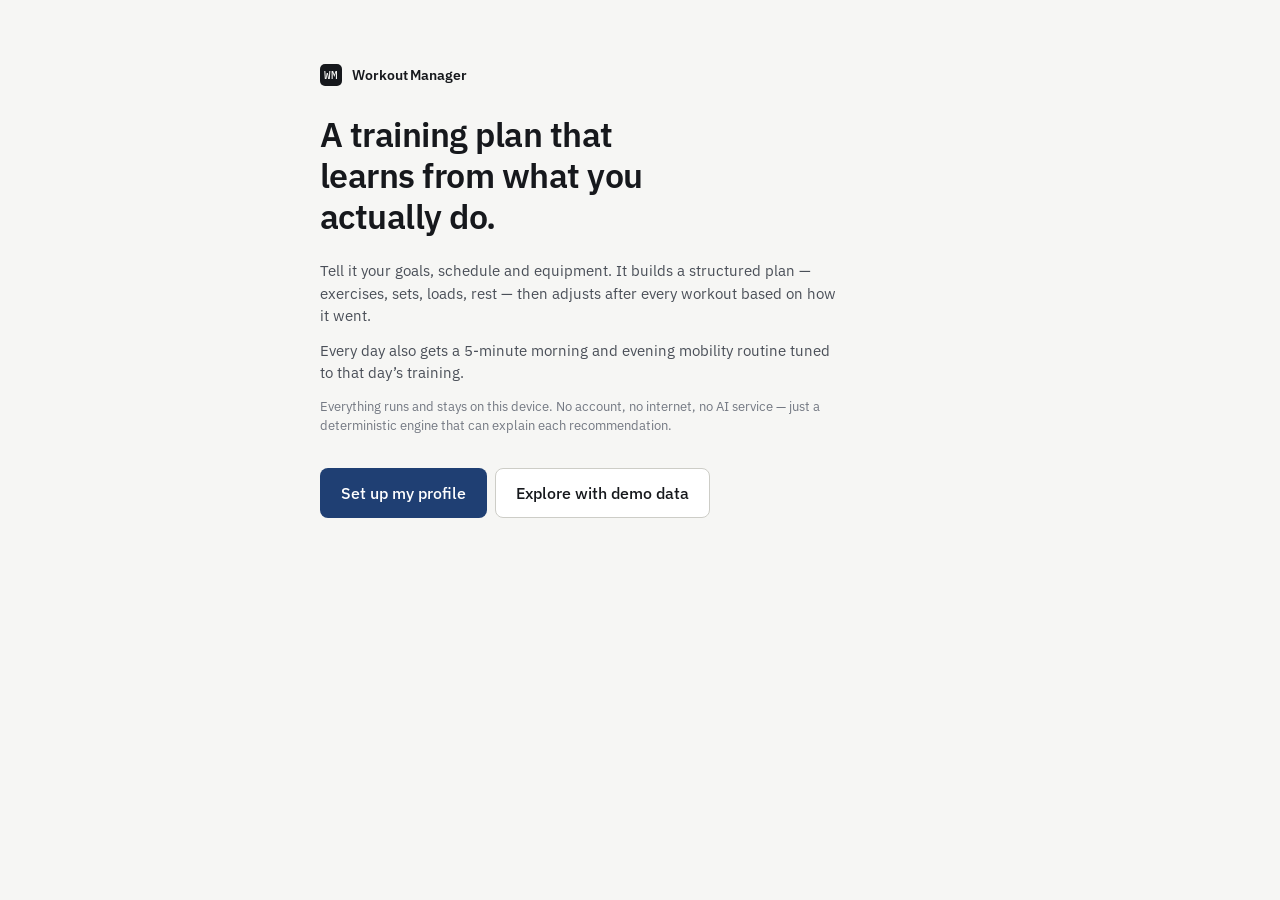
<file: workout/index.html>
<!doctype html>
<html lang="en">
  <head>
    <meta charset="UTF-8" />
    <meta name="viewport" content="width=device-width, initial-scale=1, viewport-fit=cover" />
    <meta name="theme-color" content="#f6f6f4" media="(prefers-color-scheme: light)" />
    <meta name="theme-color" content="#0f1115" media="(prefers-color-scheme: dark)" />
    <meta name="description" content="Offline adaptive training planner" />
    <meta name="robots" content="noindex, nofollow" />
    <link rel="icon" type="image/svg+xml" href="./icon.svg" />
    <link rel="manifest" href="./manifest.webmanifest" />
    <link rel="apple-touch-icon" href="./icon-192.png" />
    <title>Workout Manager</title>
    <script type="module" crossorigin src="./assets/index-CpCdBD-d.js"></script>
    <link rel="stylesheet" crossorigin href="./assets/index-BY8g5mKr.css">
  </head>
  <body>
    <div id="root"></div>
    <noscript>Workout Manager needs JavaScript enabled. It runs entirely on this device.</noscript>
  </body>
</html>
</file>
<file: css/style.css>
/* ==========================================================================
   Jonathan Kleven — Portfolio
   "Big Sky" design system: sun-bleached paper, big-sky blue, copper, gold.
   Type: Zilla Slab (display) · Source Sans 3 (body) · IBM Plex Mono (utility)
   ========================================================================== */

:root {
  /* Palette */
  --sand:       #F7F0DF;   /* page background — sun-bleached paper */
  --sand-deep:  #EFE4CB;   /* alternate section background */
  --card:       #FFFBF1;   /* card surface */
  --ink:        #2A2118;   /* saddle-leather text */
  --ink-soft:   #5C5142;   /* secondary text */
  --line:       #D9CBAD;   /* hairline borders */
  --sky:        #2F7DBF;   /* big-sky blue */
  --sky-deep:   #1F5E94;
  --copper:     #C2562B;   /* copper / rust — primary accent */
  --copper-deep:#A1431F;
  --gold:       #E0A532;   /* wheat gold */
  --sage:       #6E7F5C;   /* sagebrush green */
  --night:      #1E2733;   /* footer navy */
  --night-soft: #2A3645;
  --term-green: #8FD18A;
  --term-gold:  #EBC368;
  --term-text:  #D9E2EC;

  /* Type */
  --display: "Zilla Slab", "Rockwell", "Roboto Slab", serif;
  --body: "Source Sans 3", "Segoe UI", system-ui, sans-serif;
  --mono: "IBM Plex Mono", "Consolas", monospace;

  --radius: 12px;
  --shadow: 0 2px 6px rgba(42, 33, 24, 0.06), 0 10px 24px rgba(42, 33, 24, 0.07);
  --shadow-lift: 0 4px 10px rgba(42, 33, 24, 0.08), 0 18px 34px rgba(42, 33, 24, 0.12);
}

/* ---- Base ---------------------------------------------------------------- */

* { box-sizing: border-box; }

html {
  scroll-behavior: smooth;
  scroll-padding-top: 84px;
}

body {
  margin: 0;
  background: var(--sand);
  color: var(--ink);
  font-family: var(--body);
  font-size: 17px;
  line-height: 1.65;
  -webkit-font-smoothing: antialiased;
}

h1, h2, h3 {
  font-family: var(--display);
  line-height: 1.15;
  margin: 0 0 0.5em;
  color: var(--ink);
}

p { margin: 0 0 1em; }

a { color: var(--sky-deep); text-decoration-thickness: 1px; text-underline-offset: 3px; }
a:hover { color: var(--copper); }

:focus-visible {
  outline: 3px solid var(--sky);
  outline-offset: 2px;
  border-radius: 4px;
}

::selection { background: var(--gold); color: var(--ink); }

img, svg { display: block; max-width: 100%; }

.container {
  max-width: 1120px;
  margin: 0 auto;
  padding: 0 24px;
}

.section { padding: 88px 0 96px; }
.section.alt { background: var(--sand-deep); }

/* Eyebrow + section headers */
.eyebrow {
  font-family: var(--mono);
  font-size: 0.78rem;
  font-weight: 600;
  letter-spacing: 0.18em;
  text-transform: uppercase;
  color: var(--copper);
  display: flex;
  align-items: center;
  gap: 10px;
  margin-bottom: 14px;
}
.eyebrow::before {
  content: "";
  width: 26px;
  height: 2px;
  background: var(--copper);
  flex: none;
}

.section-title {
  font-size: 2.2rem;
  font-size: clamp(1.8rem, 3.4vw, 2.5rem);
  font-weight: 600;
  letter-spacing: -0.01em;
}

.section-intro {
  max-width: 640px;
  color: var(--ink-soft);
  font-size: 1.06rem;
  margin-bottom: 44px;
}

/* ---- Buttons ------------------------------------------------------------- */

.btn {
  display: inline-flex;
  align-items: center;
  gap: 9px;
  padding: 13px 22px;
  border-radius: 8px;
  border: 2px solid var(--copper);
  background: var(--copper);
  color: #FFF8EC;
  font-family: var(--body);
  font-weight: 600;
  font-size: 0.98rem;
  text-decoration: none;
  cursor: pointer;
  transition: transform 0.15s ease, background 0.15s ease, border-color 0.15s ease, box-shadow 0.15s ease;
}
.btn:hover { background: var(--copper-deep); border-color: var(--copper-deep); color: #FFF8EC; transform: translateY(-1px); box-shadow: var(--shadow); }
.btn:active { transform: translateY(0); }

.btn.ghost {
  background: transparent;
  color: var(--ink);
  border-color: var(--ink);
}
.btn.ghost:hover { background: var(--ink); color: var(--sand); }

.btn.small { padding: 8px 14px; font-size: 0.88rem; border-width: 1.5px; border-radius: 7px; }

.btn svg { width: 16px; height: 16px; flex: none; }

/* ---- Navigation ---------------------------------------------------------- */

.nav {
  position: sticky;
  top: 0;
  z-index: 50;
  background: rgba(247, 240, 223, 0.92);
  backdrop-filter: blur(8px);
  border-bottom: 1px solid var(--line);
}

.nav-inner {
  display: flex;
  align-items: center;
  justify-content: space-between;
  gap: 16px;
  height: 66px;
}

.brand {
  display: flex;
  align-items: center;
  gap: 11px;
  font-family: var(--display);
  font-weight: 700;
  font-size: 1.18rem;
  color: var(--ink);
  text-decoration: none;
}
.brand:hover { color: var(--ink); }

.nav-links {
  display: flex;
  align-items: center;
  gap: 6px;
  list-style: none;
  margin: 0;
  padding: 0;
}
.nav-links a {
  display: block;
  padding: 8px 12px;
  border-radius: 7px;
  color: var(--ink-soft);
  font-weight: 600;
  font-size: 0.93rem;
  text-decoration: none;
}
.nav-links a:hover { color: var(--ink); background: rgba(42, 33, 24, 0.06); }
.nav-links a.active { color: var(--copper); }
.nav-links a.nav-cta {
  color: var(--sand);
  background: var(--ink);
  margin-left: 6px;
}
.nav-links a.nav-cta:hover { background: var(--copper); color: #FFF8EC; }

.nav-toggle {
  display: none;
  background: none;
  border: 1.5px solid var(--ink);
  border-radius: 7px;
  padding: 8px 10px;
  cursor: pointer;
  color: var(--ink);
}
.nav-toggle svg { width: 20px; height: 20px; }

/* ---- Hero ---------------------------------------------------------------- */

.hero {
  position: relative;
  overflow: hidden;
  padding: 84px 0 110px;
}

.hero-topo {
  position: absolute;
  top: -60px;
  right: -120px;
  width: 640px;
  opacity: 0.5;
  pointer-events: none;
}

.hero-grid {
  position: relative;
  display: grid;
  grid-template-columns: 1.05fr 0.95fr;
  gap: 56px;
  align-items: center;
}

.hero-eyebrow {
  font-family: var(--mono);
  font-size: 0.8rem;
  font-weight: 600;
  letter-spacing: 0.16em;
  text-transform: uppercase;
  color: var(--sky-deep);
  margin-bottom: 22px;
}

/* "Howdy!" with the hat perched on the H */
.howdy {
  position: relative;
  display: inline-block;
  font-family: var(--display);
  font-weight: 700;
  font-size: 4.6rem;
  font-size: clamp(3.4rem, 7.5vw, 5.4rem);
  line-height: 1;
  letter-spacing: -0.01em;
}
.howdy-h { position: relative; display: inline-block; }
.howdy .hat {
  position: absolute;
  top: -0.53em;
  left: 44%;
  width: 1.45em;
  height: 1.15em;
  transform: translateX(-50%) rotate(-10deg);
  pointer-events: none;
  max-width: none;
}

.hero h1 {
  font-size: 2rem;
  font-size: clamp(1.6rem, 3.2vw, 2.3rem);
  font-weight: 600;
  margin: 18px 0 14px;
}

.hero-sub {
  max-width: 540px;
  font-size: 1.12rem;
  color: var(--ink-soft);
  margin-bottom: 26px;
}

.cred-chips {
  display: flex;
  flex-wrap: wrap;
  gap: 10px;
  margin-bottom: 30px;
}
.chip {
  display: inline-flex;
  align-items: center;
  gap: 8px;
  padding: 7px 13px;
  border: 1.5px solid var(--line);
  border-radius: 999px;
  background: var(--card);
  font-family: var(--mono);
  font-size: 0.8rem;
  font-weight: 600;
  letter-spacing: 0.02em;
}
.chip .dot {
  width: 8px;
  height: 8px;
  border-radius: 50%;
  background: var(--sage);
  flex: none;
}
.chip.gold .dot { background: var(--gold); }

.hero-actions { display: flex; flex-wrap: wrap; gap: 14px; }

/* Hero emblem — network over the ridgeline */
.hero-art {
  display: flex;
  justify-content: center;
}
.hero-art svg {
  width: 100%;
  max-width: 430px;
  height: auto;
  filter: drop-shadow(0 14px 28px rgba(42, 33, 24, 0.12));
}

/* ---- Ridgeline dividers --------------------------------------------------- */

.ridge { display: block; width: 100%; height: 64px; margin-bottom: -1px; }
.ridge svg { width: 100%; height: 100%; }
.ridge.to-deep { color: var(--sand-deep); background: var(--sand); }
.ridge.to-sand { color: var(--sand); background: var(--sand-deep); }
.ridge.to-night { color: var(--night); background: var(--sand-deep); }

/* ---- About ---------------------------------------------------------------- */

.about-grid {
  display: grid;
  grid-template-columns: 1.5fr 1fr;
  gap: 56px;
  align-items: start;
}
.about-prose p { color: var(--ink-soft); }
.about-prose strong { color: var(--ink); }

/* Flight strip — aviation-style facts card */
.flight-strip {
  background: var(--card);
  border: 1px solid var(--line);
  border-left: 5px solid var(--sky);
  border-radius: var(--radius);
  box-shadow: var(--shadow);
  padding: 24px 26px;
  font-family: var(--mono);
  font-size: 0.86rem;
}
.flight-strip h3 {
  font-family: var(--mono);
  font-size: 0.76rem;
  font-weight: 600;
  letter-spacing: 0.18em;
  text-transform: uppercase;
  color: var(--sky-deep);
  margin-bottom: 16px;
}
.flight-strip dl { margin: 0; display: grid; gap: 10px; }
.flight-strip .row {
  display: grid;
  grid-template-columns: 9.5em 1fr;
  gap: 12px;
  border-bottom: 1px dashed var(--line);
  padding-bottom: 9px;
}
.flight-strip .row:last-child { border-bottom: none; padding-bottom: 0; }
.flight-strip dt {
  color: var(--ink-soft);
  font-size: 0.74rem;
  letter-spacing: 0.1em;
  text-transform: uppercase;
  padding-top: 2px;
}
.flight-strip dd { margin: 0; font-weight: 600; }

/* ---- Certifications -------------------------------------------------------- */

.cert-grid {
  display: grid;
  grid-template-columns: repeat(2, 1fr);
  gap: 24px;
}
.cert-card {
  background: var(--card);
  border: 1px solid var(--line);
  border-radius: var(--radius);
  box-shadow: var(--shadow);
  padding: 30px 30px 28px;
  position: relative;
  overflow: hidden;
}
.cert-card::after {
  content: "";
  position: absolute;
  top: 0; left: 0; right: 0;
  height: 5px;
  background: linear-gradient(90deg, var(--copper), var(--gold));
}
.cert-badge {
  font-family: var(--mono);
  font-weight: 600;
  font-size: 0.8rem;
  letter-spacing: 0.12em;
  color: var(--copper);
  text-transform: uppercase;
  margin-bottom: 10px;
}
.cert-card h3 { font-size: 1.45rem; margin-bottom: 4px; }
.cert-meta {
  font-family: var(--mono);
  font-size: 0.8rem;
  color: var(--ink-soft);
  margin-bottom: 14px;
}
.cert-card p { color: var(--ink-soft); margin: 0; font-size: 0.99rem; }

/* ---- Lab report library ----------------------------------------------------- */

.report-grid {
  display: grid;
  grid-template-columns: repeat(2, 1fr);
  gap: 24px;
}

.report-card {
  display: flex;
  flex-direction: column;
  background: var(--card);
  border: 1px solid var(--line);
  border-radius: var(--radius);
  box-shadow: var(--shadow);
  padding: 26px 28px 24px;
  transition: transform 0.18s ease, box-shadow 0.18s ease;
}
.report-card:hover { transform: translateY(-3px); box-shadow: var(--shadow-lift); }

.report-tags { display: flex; flex-wrap: wrap; gap: 7px; margin-bottom: 14px; }
.tag {
  font-family: var(--mono);
  font-size: 0.7rem;
  font-weight: 600;
  letter-spacing: 0.06em;
  text-transform: uppercase;
  padding: 4px 9px;
  border-radius: 5px;
  background: rgba(47, 125, 191, 0.12);
  color: var(--sky-deep);
}
.tag:nth-child(3n+2) { background: rgba(224, 165, 50, 0.18); color: #8A6210; }
.tag:nth-child(3n) { background: rgba(110, 127, 92, 0.16); color: #4C5A3E; }

.report-card h3 { font-size: 1.32rem; margin-bottom: 8px; }
.report-card .desc { color: var(--ink-soft); font-size: 0.98rem; flex: 1; margin-bottom: 18px; }
.report-meta {
  font-family: var(--mono);
  font-size: 0.76rem;
  color: var(--ink-soft);
  letter-spacing: 0.03em;
  margin-bottom: 18px;
}
.report-actions { display: flex; gap: 10px; flex-wrap: wrap; }

.report-status {
  font-family: var(--mono);
  font-size: 0.85rem;
  color: var(--ink-soft);
  margin-top: 4px;
}

/* ---- Projects & experience --------------------------------------------------- */

.project-grid {
  display: grid;
  grid-template-columns: repeat(2, 1fr);
  gap: 24px;
  margin-bottom: 64px;
}
.project-card {
  background: var(--card);
  border: 1px solid var(--line);
  border-radius: var(--radius);
  box-shadow: var(--shadow);
  padding: 28px 30px;
  display: flex;
  flex-direction: column;
}
.project-card h3 { font-size: 1.3rem; margin: 6px 0 8px; }
.project-card p { color: var(--ink-soft); font-size: 0.98rem; flex: 1; margin-bottom: 18px; }

.subheading {
  font-size: 1.5rem;
  font-weight: 600;
  margin-bottom: 28px;
}

/* Timeline */
.timeline { list-style: none; margin: 0; padding: 0; position: relative; }
.timeline::before {
  content: "";
  position: absolute;
  left: 8px;
  top: 8px;
  bottom: 8px;
  width: 2px;
  transform: translateX(-50%);
  background: var(--line);
}
.timeline li {
  position: relative;
  padding: 0 0 30px 38px;
}
.timeline li:last-child { padding-bottom: 0; }
.timeline li::before {
  content: "";
  position: absolute;
  /* dot center locked to the line center at x = 8px, regardless of box model */
  left: 8px;
  top: 7px;
  width: 16px;
  height: 16px;
  transform: translateX(-50%);
  border-radius: 50%;
  background: var(--sand);
  border: 3px solid var(--copper);
  box-sizing: border-box;
}
.timeline h4 {
  font-family: var(--display);
  font-size: 1.14rem;
  font-weight: 600;
  margin: 0 0 2px;
}
.timeline .when {
  font-family: var(--mono);
  font-size: 0.76rem;
  color: var(--ink-soft);
  letter-spacing: 0.04em;
  display: block;
  margin-bottom: 6px;
}
.timeline p { color: var(--ink-soft); font-size: 0.97rem; margin: 0; max-width: 720px; }

/* ---- Coursework -------------------------------------------------------------- */

.course-wrap { display: grid; grid-template-columns: 1fr 1fr; gap: 24px 48px; align-items: start; }
.course-list { list-style: none; margin: 0; padding: 0; display: grid; gap: 0; }
.course-list li {
  display: flex;
  justify-content: space-between;
  gap: 18px;
  padding: 13px 4px;
  border-bottom: 1px dashed var(--line);
  font-size: 0.99rem;
}
.course-list li span:last-child {
  font-family: var(--mono);
  font-size: 0.74rem;
  color: var(--ink-soft);
  letter-spacing: 0.05em;
  text-transform: uppercase;
  white-space: nowrap;
  padding-top: 4px;
}

/* ---- Skills -------------------------------------------------------------------- */

.skills-grid {
  display: grid;
  grid-template-columns: repeat(2, 1fr);
  gap: 24px;
}
.skill-group {
  background: var(--card);
  border: 1px solid var(--line);
  border-radius: var(--radius);
  padding: 24px 26px;
  box-shadow: var(--shadow);
}
.skill-group h3 {
  font-family: var(--mono);
  font-size: 0.76rem;
  font-weight: 600;
  letter-spacing: 0.16em;
  text-transform: uppercase;
  color: var(--copper);
  margin-bottom: 16px;
}
.skill-tags { display: flex; flex-wrap: wrap; gap: 8px; }
.skill-tags span {
  font-family: var(--mono);
  font-size: 0.8rem;
  padding: 6px 11px;
  border: 1px solid var(--line);
  border-radius: 6px;
  background: var(--sand);
}

/* ---- Resume --------------------------------------------------------------------- */

.resume-panel {
  display: flex;
  align-items: center;
  justify-content: space-between;
  gap: 28px;
  flex-wrap: wrap;
  background: var(--card);
  border: 1px solid var(--line);
  border-left: 5px solid var(--copper);
  border-radius: var(--radius);
  box-shadow: var(--shadow);
  padding: 30px 34px;
}
.resume-panel h3 { font-size: 1.4rem; margin-bottom: 4px; }
.resume-panel p { color: var(--ink-soft); margin: 0; max-width: 520px; }
.resume-actions { display: flex; gap: 12px; flex-wrap: wrap; }

/* ---- Footer / contact ------------------------------------------------------------- */

.footer {
  background: var(--night);
  color: var(--term-text);
  padding: 76px 0 44px;
}
.footer .eyebrow { color: var(--gold); }
.footer .eyebrow::before { background: var(--gold); }
.footer h2 { color: #F4EEE0; font-size: 2.3rem; font-size: clamp(1.9rem, 3.5vw, 2.6rem); }
.footer .footer-lede { color: #AEBDCD; max-width: 560px; margin-bottom: 30px; }

.contact-row { display: flex; gap: 14px; flex-wrap: wrap; margin-bottom: 56px; }
.footer .btn.ghost { color: #F4EEE0; border-color: #6B7B8E; }
.footer .btn.ghost:hover { background: #F4EEE0; color: var(--night); border-color: #F4EEE0; }

.footer-base {
  display: flex;
  align-items: center;
  justify-content: space-between;
  gap: 18px;
  flex-wrap: wrap;
  border-top: 1px solid rgba(255, 255, 255, 0.1);
  padding-top: 26px;
  font-family: var(--mono);
  font-size: 0.78rem;
  color: #8DA0B5;
}
.footer-base .sig { display: flex; align-items: center; gap: 10px; }
.footer-base .sig svg { width: 30px; height: auto; }
.footer-base a { color: #C9D6E3; }

/* ---- Reveal animation --------------------------------------------------------------- */

.anim .reveal { opacity: 0; transform: translateY(16px); transition: opacity 0.55s ease, transform 0.55s ease; }
.anim .reveal.in { opacity: 1; transform: none; }

@media (prefers-reduced-motion: reduce) {
  html { scroll-behavior: auto; }
  .anim .reveal { opacity: 1; transform: none; transition: none; }
  .btn, .report-card { transition: none; }
}

/* ---- Responsive ----------------------------------------------------------------------- */

@media (max-width: 960px) {
  .hero-grid { grid-template-columns: 1fr; gap: 44px; }
  .hero { padding: 64px 0 84px; }
  .about-grid { grid-template-columns: 1fr; gap: 40px; }
  .cert-grid, .report-grid, .project-grid, .skills-grid { grid-template-columns: 1fr; }
  .course-wrap { grid-template-columns: 1fr; gap: 8px; }

  .nav-toggle { display: inline-flex; }
  .nav-links {
    position: absolute;
    top: 66px;
    left: 0;
    right: 0;
    flex-direction: column;
    align-items: stretch;
    gap: 2px;
    background: var(--sand);
    border-bottom: 1px solid var(--line);
    padding: 12px 20px 18px;
    box-shadow: var(--shadow);
    display: none;
  }
  .nav-links.open { display: flex; }
  .nav-links a { padding: 12px 14px; font-size: 1rem; }
  .nav-links a.nav-cta { margin-left: 0; text-align: center; }
}

@media (max-width: 560px) {
  body { font-size: 16px; }
  .hero-art svg { max-width: 320px; }
  .section { padding: 64px 0 72px; }
  .resume-panel { padding: 24px; }
  .hero-topo { display: none; }
}
</file>
<file: MSU/css/variables.css>
/* ============================================================
   variables.css — Design tokens + theme definitions
   Every theme overrides the same set of custom properties.
   ============================================================ */

:root {
  /* Typography */
  --font-sans: -apple-system, BlinkMacSystemFont, "Segoe UI", Roboto, Helvetica, Arial, sans-serif;
  --font-mono: "SFMono-Regular", ui-monospace, "Cascadia Mono", Consolas, "Liberation Mono", monospace;

  /* Spacing / shape */
  --radius-sm: 7px;
  --radius: 10px;
  --radius-lg: 14px;
  --maxw: 1080px;
  --header-h: 60px;
  --sidebar-w: 264px;

  /* Motion */
  --t-fast: 120ms ease;
  --t: 200ms ease;

  /* ---- Default (LIGHT) palette ---- */
  --bg: #f6f7f9;
  --bg-2: #eef0f3;
  --surface: #ffffff;
  --surface-2: #f3f5f8;
  --surface-3: #e9edf2;
  --sidebar-bg: #ffffff;
  --header-bg: rgba(255, 255, 255, 0.85);

  --text: #1a2230;
  --text-muted: #5b6677;
  --text-faint: #8b95a4;

  --border: #e3e7ee;
  --border-2: #d3d9e2;

  --accent: #3d5a80;
  --accent-2: #314963;
  --accent-soft: #eef1f6;
  --accent-contrast: #ffffff;
  --progress: var(--accent);

  --shadow-sm: 0 1px 2px rgba(16, 24, 40, 0.05);
  --shadow: 0 3px 12px rgba(16, 24, 40, 0.07);
  --shadow-lg: 0 10px 28px rgba(16, 24, 40, 0.12);

  /* Label colors (light family) — muted, editorial */
  --c-essential: #a83228;   --c-essential-bg: #fbf0ef;  --c-essential-bd: #eecac5;
  --c-recommended: #9a5a1a; --c-recommended-bg: #faf3e9; --c-recommended-bd: #e8d3b3;
  --c-optional: #3d5a80;    --c-optional-bg: #eef2f7;   --c-optional-bd: #c8d3e0;
  --c-skip: #5b6472;        --c-skip-bg: #f2f4f7;       --c-skip-bd: #dbdfe6;

  --c-warn: #9a5a1a; --c-warn-bg: #faf3e9; --c-warn-bd: #e8d3b3;
  --c-tip: #2f7350; --c-tip-bg: #edf5f0; --c-tip-bd: #bfdcca;
  --c-info: #3d5a80; --c-info-bg: #eef2f7; --c-info-bd: #c8d3e0;
  --c-rule: #575a80; --c-rule-bg: #eeeff5; --c-rule-bd: #d3d5e2;

  --star: #c98a2e;
  color-scheme: light;
}

/* ===================== DARK ===================== */
[data-theme="dark"] {
  --bg: #0f1419;
  --bg-2: #141a22;
  --surface: #171e27;
  --surface-2: #1d2530;
  --surface-3: #243040;
  --sidebar-bg: #121820;
  --header-bg: rgba(18, 24, 32, 0.85);

  --text: #e6e9ee;
  --text-muted: #9aa6b6;
  --text-faint: #6b7888;

  --border: #263040;
  --border-2: #32404f;

  --accent: #86a6c9;
  --accent-2: #a0bcd9;
  --accent-soft: #1b2a3c;
  --accent-contrast: #0a1420;
  --progress: var(--accent);

  --shadow-sm: 0 1px 2px rgba(0, 0, 0, 0.4);
  --shadow: 0 6px 20px rgba(0, 0, 0, 0.45);
  --shadow-lg: 0 14px 40px rgba(0, 0, 0, 0.55);

  --c-essential: #ff9b94;   --c-essential-bg: rgba(240,68,56,.14);  --c-essential-bd: rgba(240,68,56,.38);
  --c-recommended: #ffc55c; --c-recommended-bg: rgba(247,144,9,.14); --c-recommended-bd: rgba(247,144,9,.38);
  --c-optional: #97b4d2;    --c-optional-bg: rgba(120,160,205,.14);  --c-optional-bd: rgba(120,160,205,.38);
  --c-skip: #9fb0c4;        --c-skip-bg: rgba(159,176,196,.12);     --c-skip-bd: rgba(159,176,196,.3);

  --c-warn: #e6b877; --c-warn-bg: rgba(214,150,60,.12); --c-warn-bd: rgba(214,150,60,.32);
  --c-tip: #86c9a2; --c-tip-bg: rgba(90,180,130,.12); --c-tip-bd: rgba(90,180,130,.3);
  --c-info: #97b4d2; --c-info-bg: rgba(120,160,205,.12); --c-info-bd: rgba(120,160,205,.3);
  --c-rule: #aeadcb; --c-rule-bg: rgba(150,145,200,.15); --c-rule-bd: rgba(150,145,200,.36);

  --star: #f5c451;
  color-scheme: dark;
}

/* ===================== MIDNIGHT ===================== */
[data-theme="midnight"] {
  --bg: #060912;
  --bg-2: #0a0f1c;
  --surface: #0d1424;
  --surface-2: #121b30;
  --surface-3: #18243d;
  --sidebar-bg: #080d18;
  --header-bg: rgba(8, 13, 24, 0.88);

  --text: #dde6f4;
  --text-muted: #8ea0bd;
  --text-faint: #5d6e8c;

  --border: #1a2540;
  --border-2: #263458;

  --accent: #6fa4c4;
  --accent-2: #93bcd6;
  --accent-soft: #0e2233;
  --accent-contrast: #061420;
  --progress: var(--accent);

  --shadow-sm: 0 1px 2px rgba(0, 0, 0, 0.5);
  --shadow: 0 6px 22px rgba(0, 0, 0, 0.55);
  --shadow-lg: 0 16px 44px rgba(0, 0, 0, 0.6);

  --c-essential: #ff9b94;   --c-essential-bg: rgba(240,68,56,.15);  --c-essential-bd: rgba(240,68,56,.4);
  --c-recommended: #ffce6b; --c-recommended-bg: rgba(247,144,9,.15); --c-recommended-bd: rgba(247,144,9,.4);
  --c-optional: #88b0cd;    --c-optional-bg: rgba(110,164,196,.14);  --c-optional-bd: rgba(110,164,196,.4);
  --c-skip: #93a4c2;        --c-skip-bg: rgba(147,164,194,.12);     --c-skip-bd: rgba(147,164,194,.3);

  --c-warn: #e6c07a; --c-warn-bg: rgba(214,165,70,.12); --c-warn-bd: rgba(214,165,70,.32);
  --c-tip: #7fc6ad; --c-tip-bg: rgba(90,180,150,.12); --c-tip-bd: rgba(90,180,150,.3);
  --c-info: #88b0cd; --c-info-bg: rgba(110,164,196,.12); --c-info-bd: rgba(110,164,196,.3);
  --c-rule: #b1afce; --c-rule-bg: rgba(150,140,200,.16); --c-rule-bd: rgba(150,140,200,.38);

  --star: #f5c451;
  color-scheme: dark;
}

/* ===================== FOREST ===================== */
[data-theme="forest"] {
  --bg: #0c1410;
  --bg-2: #101b15;
  --surface: #13201a;
  --surface-2: #182a21;
  --surface-3: #20382b;
  --sidebar-bg: #0e1813;
  --header-bg: rgba(14, 24, 19, 0.88);

  --text: #e0ece4;
  --text-muted: #9bb6a6;
  --text-faint: #6a8576;

  --border: #20342a;
  --border-2: #2c4838;

  --accent: #74b892;
  --accent-2: #96cbac;
  --accent-soft: #12271b;
  --accent-contrast: #08160e;
  --progress: var(--accent);

  --shadow-sm: 0 1px 2px rgba(0, 0, 0, 0.45);
  --shadow: 0 6px 20px rgba(0, 0, 0, 0.5);
  --shadow-lg: 0 14px 40px rgba(0, 0, 0, 0.55);

  --c-essential: #ff9b94;   --c-essential-bg: rgba(240,68,56,.14);  --c-essential-bd: rgba(240,68,56,.38);
  --c-recommended: #ffc55c; --c-recommended-bg: rgba(247,144,9,.14); --c-recommended-bd: rgba(247,144,9,.38);
  --c-optional: #86bcc6;    --c-optional-bg: rgba(120,180,190,.14);  --c-optional-bd: rgba(120,180,190,.38);
  --c-skip: #9bb6a6;        --c-skip-bg: rgba(155,182,166,.12);     --c-skip-bd: rgba(155,182,166,.3);

  --c-warn: #e6c07a; --c-warn-bg: rgba(214,165,70,.12); --c-warn-bd: rgba(214,165,70,.32);
  --c-tip: #86c7a2; --c-tip-bg: rgba(116,184,146,.13); --c-tip-bd: rgba(116,184,146,.32);
  --c-info: #86bcc6; --c-info-bg: rgba(120,180,190,.12); --c-info-bd: rgba(120,180,190,.3);
  --c-rule: #b0aecb; --c-rule-bg: rgba(150,140,200,.16); --c-rule-bd: rgba(150,140,200,.38);

  --star: #f5c451;
  color-scheme: dark;
}

/* ===================== BOBCAT (MSU blue + gold) ===================== */
[data-theme="bobcat"] {
  --bg: #f5f3ec;
  --bg-2: #efebdf;
  --surface: #ffffff;
  --surface-2: #f7f4ea;
  --surface-3: #efe9d8;
  --sidebar-bg: #00224d;          /* MSU blue sidebar */
  --header-bg: rgba(245, 243, 236, 0.9);

  --text: #1b2430;
  --text-muted: #5a6472;
  --text-faint: #8a93a1;

  --border: #e3ddca;
  --border-2: #d4cbb1;

  --accent: #00306e;              /* deep MSU blue */
  --accent-2: #003e8f;
  --accent-soft: #e7ecf5;
  --accent-contrast: #ffffff;
  --progress: #bda35a;            /* MSU gold progress fill */

  --shadow-sm: 0 1px 2px rgba(0, 34, 77, 0.08);
  --shadow: 0 4px 16px rgba(0, 34, 77, 0.12);
  --shadow-lg: 0 12px 32px rgba(0, 34, 77, 0.18);

  --c-essential: #b42318;   --c-essential-bg: #fdf2f1;  --c-essential-bd: #f5cdc8;
  --c-recommended: #95580a; --c-recommended-bg: #fbf4e3; --c-recommended-bd: #ecd6a3;
  --c-optional: #00306e;    --c-optional-bg: #e9eef6;   --c-optional-bd: #bccfe6;
  --c-skip: #5a6472;        --c-skip-bg: #f0eee6;       --c-skip-bd: #ddd6c4;

  --c-warn: #95580a; --c-warn-bg: #fbf4e3; --c-warn-bd: #ecd6a3;
  --c-tip: #1a7a48; --c-tip-bg: #eaf6ee; --c-tip-bd: #b5ddc3;
  --c-info: #00306e; --c-info-bg: #e9eef6; --c-info-bd: #bccfe6;
  --c-rule: #8a6d12; --c-rule-bg: #faf3da; --c-rule-bd: #e8d49a;

  --star: #bda35a;
  color-scheme: light;
}
/* Bobcat: the dark-blue sidebar needs light text */
[data-theme="bobcat"] .sidebar { --text: #eef2f8; --text-muted: #a9b8d0; --text-faint: #8295b3; --border: #1b3a68; --surface-2: #0c305f; --surface-3: #123a72; --accent: #ffd97a; --accent-soft: #0e346a; }

/* ===================== SEPIA (warm paper) ===================== */
[data-theme="sepia"] {
  --bg: #efe6d3;
  --bg-2: #e8dcc4;
  --surface: #faf3e2;
  --surface-2: #f1e7d0;
  --surface-3: #e9dcc0;
  --sidebar-bg: #f3ead7;
  --header-bg: rgba(243, 234, 215, 0.9);

  --text: #3a2f22;
  --text-muted: #6f6149;
  --text-faint: #9a8b70;

  --border: #ddcfae;
  --border-2: #cdbb92;

  --accent: #9a5b27;
  --accent-2: #b06a30;
  --accent-soft: #f1e2c9;
  --accent-contrast: #fff8ec;
  --progress: var(--accent);

  --shadow-sm: 0 1px 2px rgba(80, 60, 30, 0.08);
  --shadow: 0 4px 16px rgba(80, 60, 30, 0.12);
  --shadow-lg: 0 12px 32px rgba(80, 60, 30, 0.18);

  --c-essential: #a3301d;   --c-essential-bg: #f6e2d9;  --c-essential-bd: #e3b8a6;
  --c-recommended: #946012; --c-recommended-bg: #f5ead0; --c-recommended-bd: #e0c895;
  --c-optional: #2f5e8f;    --c-optional-bg: #e3ebf3;   --c-optional-bd: #b6cbe0;
  --c-skip: #6f6149;        --c-skip-bg: #ece1c9;       --c-skip-bd: #d6c6a2;

  --c-warn: #946012; --c-warn-bg: #f5ead0; --c-warn-bd: #e0c895;
  --c-tip: #4a7a3a; --c-tip-bg: #e7efd9; --c-tip-bd: #c2d8ad;
  --c-info: #2f5e8f; --c-info-bg: #e3ebf3; --c-info-bd: #b6cbe0;
  --c-rule: #7a5aa0; --c-rule-bg: #ece4f0; --c-rule-bd: #cdbbdd;

  --star: #b8860b;
  color-scheme: light;
}

/* ===================== HIGH CONTRAST ===================== */
[data-theme="contrast"] {
  --bg: #000000;
  --bg-2: #000000;
  --surface: #0a0a0a;
  --surface-2: #161616;
  --surface-3: #222222;
  --sidebar-bg: #000000;
  --header-bg: #000000;

  --text: #ffffff;
  --text-muted: #e6e6e6;
  --text-faint: #c2c2c2;

  --border: #6b6b6b;
  --border-2: #ffffff;

  --accent: #ffd400;
  --accent-2: #ffe34d;
  --accent-soft: #2a2400;
  --accent-contrast: #000000;
  --progress: #ffd400;

  --shadow-sm: none;
  --shadow: 0 0 0 1px #ffffff;
  --shadow-lg: 0 0 0 2px #ffffff;

  --c-essential: #ff8f87;   --c-essential-bg: #2a0d0b;  --c-essential-bd: #ff8f87;
  --c-recommended: #ffd24d; --c-recommended-bg: #2a2206; --c-recommended-bd: #ffd24d;
  --c-optional: #7cc4ff;    --c-optional-bg: #061d2a;   --c-optional-bd: #7cc4ff;
  --c-skip: #cfcfcf;        --c-skip-bg: #1a1a1a;       --c-skip-bd: #cfcfcf;

  --c-warn: #ffd24d; --c-warn-bg: #2a2206; --c-warn-bd: #ffd24d;
  --c-tip: #74e39b; --c-tip-bg: #052414; --c-tip-bd: #74e39b;
  --c-info: #7cc4ff; --c-info-bg: #061d2a; --c-info-bd: #7cc4ff;
  --c-rule: #c9b3ff; --c-rule-bg: #170a2a; --c-rule-bd: #c9b3ff;

  --star: #ffd400;
  color-scheme: dark;
}
</file>
<file: MSU/css/base.css>
/* ============================================================
   base.css — reset, typography, primitives
   ============================================================ */

*, *::before, *::after { box-sizing: border-box; }

html { -webkit-text-size-adjust: 100%; scroll-behavior: smooth; }

body {
  margin: 0;
  font-family: var(--font-sans);
  background: var(--bg);
  color: var(--text);
  font-size: 15px;
  line-height: 1.6;
  -webkit-font-smoothing: antialiased;
  text-rendering: optimizeLegibility;
  transition: background var(--t), color var(--t);
}

h1, h2, h3, h4 { margin: 0 0 0.4em; font-weight: 650; line-height: 1.25; letter-spacing: -0.01em; }
h1 { font-size: 1.6rem; }
h2 { font-size: 1.2rem; }
h3 { font-size: 1.02rem; }
p { margin: 0 0 0.85em; }
p:last-child { margin-bottom: 0; }

a { color: var(--accent); text-decoration: none; }
a:hover { text-decoration: underline; }

ul, ol { margin: 0 0 0.85em; padding-left: 1.3em; }
li { margin: 0.25em 0; }
li::marker { color: var(--text-faint); }

small { font-size: 0.82rem; }
strong, b { font-weight: 650; }

code, kbd {
  font-family: var(--font-mono);
  font-size: 0.86em;
  background: var(--surface-2);
  border: 1px solid var(--border);
  border-radius: 6px;
  padding: 0.1em 0.4em;
}

hr { border: none; border-top: 1px solid var(--border); margin: 1.2rem 0; }

img { max-width: 100%; }

::selection { background: var(--accent-soft); color: var(--text); }

/* Focus visibility */
:focus-visible {
  outline: 2px solid var(--accent);
  outline-offset: 2px;
  border-radius: 4px;
}

/* Scrollbars */
* { scrollbar-width: thin; scrollbar-color: var(--border-2) transparent; }
*::-webkit-scrollbar { width: 10px; height: 10px; }
*::-webkit-scrollbar-thumb { background: var(--border-2); border-radius: 8px; border: 2px solid var(--bg); }
*::-webkit-scrollbar-thumb:hover { background: var(--text-faint); }

/* Skip link */
.skip-link {
  position: fixed;
  top: -50px;
  left: 12px;
  z-index: 200;
  background: var(--accent);
  color: var(--accent-contrast);
  padding: 8px 14px;
  border-radius: var(--radius-sm);
  transition: top var(--t-fast);
}
.skip-link:focus { top: 12px; }

/* Utility */
.muted { color: var(--text-muted); }
.faint { color: var(--text-faint); }
.center { text-align: center; }
.nowrap { white-space: nowrap; }
.hidden, [hidden] { display: none !important; }
.mono { font-family: var(--font-mono); }

/* Reduced motion */
@media (prefers-reduced-motion: reduce) {
  *, *::before, *::after { transition-duration: 0.001ms !important; animation-duration: 0.001ms !important; scroll-behavior: auto !important; }
}
</file>
<file: MSU/css/layout.css>
/* ============================================================
   layout.css — header, sidebar, content shell, responsive
   ============================================================ */

/* ---------- Header ---------- */
.app-header {
  position: sticky;
  top: 0;
  z-index: 60;
  height: var(--header-h);
  display: flex;
  align-items: center;
  gap: 14px;
  padding: 0 16px;
  background: var(--header-bg);
  backdrop-filter: saturate(120%) blur(10px);
  -webkit-backdrop-filter: saturate(120%) blur(10px);
  border-bottom: 1px solid var(--border);
}

.header-left { display: flex; align-items: center; gap: 10px; min-width: 0; }

.brand { display: flex; align-items: center; gap: 10px; color: var(--text); }
.brand:hover { text-decoration: none; }
.brand-mark { font-size: 1.5rem; line-height: 1; }
.brand-text { display: flex; flex-direction: column; line-height: 1.15; min-width: 0; }
.brand-title { font-weight: 700; font-size: 1.02rem; letter-spacing: -0.01em; }
.brand-sub { font-size: 0.72rem; color: var(--text-muted); white-space: nowrap; }

.header-search { position: relative; flex: 1; max-width: 520px; margin: 0 auto; }
.header-search .search-icon {
  position: absolute; left: 12px; top: 50%; transform: translateY(-50%);
  font-size: 0.85rem; opacity: 0.7; pointer-events: none;
}
#globalSearch {
  width: 100%;
  height: 38px;
  padding: 0 38px 0 34px;
  border: 1px solid var(--border-2);
  border-radius: 999px;
  background: var(--surface);
  color: var(--text);
  font-size: 0.9rem;
  font-family: inherit;
  transition: border-color var(--t-fast), box-shadow var(--t-fast);
}
#globalSearch:focus { outline: none; border-color: var(--accent); box-shadow: 0 0 0 3px var(--accent-soft); }
.search-kbd {
  position: absolute; right: 10px; top: 50%; transform: translateY(-50%);
  background: var(--surface-2); border: 1px solid var(--border); border-radius: 6px;
  padding: 1px 7px; font-size: 0.75rem; color: var(--text-faint);
}
#globalSearch:focus + .search-kbd { display: none; }

.header-right { display: flex; align-items: center; gap: 6px; margin-left: auto; }

/* ---------- Body grid ---------- */
.app-body { display: flex; align-items: stretch; min-height: calc(100vh - var(--header-h)); }

.sidebar {
  width: var(--sidebar-w);
  flex: 0 0 auto;
  background: var(--sidebar-bg);
  border-right: 1px solid var(--border);
  position: sticky;
  top: var(--header-h);
  height: calc(100vh - var(--header-h));
  display: flex;
  flex-direction: column;
  overflow: hidden;
  transition: width var(--t);
}
.nav { flex: 1; overflow-y: auto; padding: 14px 12px 8px; }
.sidebar-footer { padding: 12px; border-top: 1px solid var(--border); }

.content {
  flex: 1;
  min-width: 0;
  padding: 28px clamp(16px, 4vw, 44px) 80px;
  outline: none;
}
.page { max-width: var(--maxw); margin: 0 auto; animation: fade-in var(--t); }

/* opacity-only: a transform here would make .page a containing block and break position:fixed children (dropdowns) */
@keyframes fade-in { from { opacity: 0; } to { opacity: 1; } }

/* ---------- Scrim (mobile sidebar backdrop) ---------- */
.scrim {
  position: fixed; inset: var(--header-h) 0 0 0; z-index: 49;
  background: rgba(8, 12, 20, 0.45); backdrop-filter: blur(2px);
}

/* ---------- Sidebar toggle button (visible at all widths) ---------- */
/* Higher specificity than .icon-btn so it reliably stays a flex button. */
.app-header .menu-btn { display: inline-flex; }

/* Desktop: collapse the sidebar to give the content more room. */
@media (min-width: 861px) {
  body.sidebar-collapsed .sidebar {
    width: 0;
    min-width: 0;
    border-right-color: transparent;
  }
}

/* ---------- Mobile ---------- */
@media (max-width: 860px) {
  :root { --sidebar-w: 280px; }
  .brand-sub { display: none; }
  .sidebar {
    position: fixed; top: var(--header-h); left: 0; z-index: 50;
    transform: translateX(-100%);
    transition: transform var(--t);
    box-shadow: var(--shadow-lg);
  }
  body.nav-open .sidebar { transform: translateX(0); }
  .search-kbd { display: none; }
}

@media (max-width: 560px) {
  .header-search { display: none; }
  .brand-title { font-size: 0.95rem; }
}

/* ---------- Hamburger icon ---------- */
.hamburger, .hamburger::before, .hamburger::after {
  display: block; width: 18px; height: 2px; background: var(--text); border-radius: 2px;
  transition: transform var(--t-fast), opacity var(--t-fast);
}
.hamburger { position: relative; }
.hamburger::before, .hamburger::after { content: ""; position: absolute; left: 0; }
.hamburger::before { top: -6px; }
.hamburger::after { top: 6px; }
body.nav-open .menu-btn .hamburger { background: transparent; }
body.nav-open .menu-btn .hamburger::before { transform: translateY(6px) rotate(45deg); }
body.nav-open .menu-btn .hamburger::after { transform: translateY(-6px) rotate(-45deg); }

/* ---------- Print ---------- */
@media print {
  .app-header, .sidebar, .scrim, .toast, .popover, .item-actions, .section-tools, .no-print { display: none !important; }
  .content { padding: 0; }
  .app-body { display: block; }
  .card, .panel { box-shadow: none !important; border: 1px solid #ccc; break-inside: avoid; }
  body { background: #fff; color: #000; }
  a { color: #000; text-decoration: underline; }
}
</file>
<file: MSU/css/components.css>
/* ============================================================
   components.css — all reusable UI pieces
   ============================================================ */

/* ---------- Buttons ---------- */
.btn {
  display: inline-flex; align-items: center; gap: 7px;
  font: inherit; font-size: 0.86rem; font-weight: 550;
  padding: 8px 14px; border-radius: var(--radius-sm);
  border: 1px solid var(--border-2); background: var(--surface); color: var(--text);
  cursor: pointer; transition: background var(--t-fast), border-color var(--t-fast), transform var(--t-fast);
  white-space: nowrap;
}
.btn:hover { background: var(--surface-2); border-color: var(--text-faint); }
.btn:active { transform: translateY(1px); }
.btn-primary { background: var(--accent); border-color: var(--accent); color: var(--accent-contrast); }
.btn-primary:hover { background: var(--accent-2); border-color: var(--accent-2); }
.btn-ghost { background: transparent; border-color: transparent; }
.btn-ghost:hover { background: var(--surface-2); }
.btn-danger { color: var(--c-essential); border-color: var(--c-essential-bd); background: var(--c-essential-bg); }
.btn-danger:hover { filter: brightness(0.97); }
.btn-sm { padding: 5px 10px; font-size: 0.8rem; }
.btn-row { display: flex; flex-wrap: wrap; gap: 8px; }

.icon-btn {
  display: inline-flex; align-items: center; justify-content: center;
  width: 38px; height: 38px; border-radius: 10px;
  border: none; background: transparent; color: var(--text);
  cursor: pointer; font-size: 1.05rem; transition: background var(--t-fast);
}
.icon-btn:hover { background: var(--surface-2); text-decoration: none; }

/* ---------- Navigation ---------- */
.nav-group { margin-bottom: 14px; }
.nav-group-title {
  font-size: 0.68rem; text-transform: uppercase; letter-spacing: 0.08em;
  color: var(--text-faint); font-weight: 700; padding: 6px 12px 4px;
}
.nav-link {
  display: flex; align-items: center; gap: 11px;
  padding: 9px 12px; border-radius: 10px; color: var(--text-muted);
  font-size: 0.9rem; font-weight: 500; cursor: pointer;
  transition: background var(--t-fast), color var(--t-fast);
  position: relative;
}
.nav-link:hover { background: var(--surface-2); color: var(--text); text-decoration: none; }
.nav-link.active { background: var(--accent-soft); color: var(--accent); font-weight: 650; }
[data-theme="bobcat"] .nav-link.active { color: #ffd97a; }
.nav-link .nav-ico { font-size: 1.05rem; width: 22px; text-align: center; flex: none; }
.nav-link .nav-label { flex: 1; min-width: 0; }
.nav-badge {
  font-size: 0.7rem; font-weight: 700; padding: 1px 7px; border-radius: 999px;
  background: var(--surface-3); color: var(--text-muted); min-width: 20px; text-align: center;
}
.nav-link.active .nav-badge { background: var(--accent); color: var(--accent-contrast); }
.nav-link.complete .nav-badge { background: var(--c-tip-bg); color: var(--c-tip); }

/* ---------- Page header ---------- */
.page-head { margin-bottom: 22px; }
.page-eyebrow { font-size: 0.74rem; text-transform: uppercase; letter-spacing: 0.09em; color: var(--accent); font-weight: 700; }
.page-title { font-size: 1.7rem; margin: 4px 0 6px; display: flex; align-items: center; gap: 12px; }
.page-title .pt-ico { font-size: 1.6rem; }
.page-sub { color: var(--text-muted); font-size: 0.98rem; max-width: 65ch; }

/* ---------- Cards / panels ---------- */
.card, .panel {
  background: var(--surface); border: 1px solid var(--border);
  border-radius: var(--radius); box-shadow: var(--shadow-sm);
}
.panel { margin-bottom: 18px; overflow: hidden; }
.panel-head {
  display: flex; align-items: center; gap: 12px;
  padding: 15px 18px; border-bottom: 1px solid var(--border);
}
.panel-head .ph-title { font-size: 1.05rem; font-weight: 650; display: flex; align-items: center; gap: 9px; }
.panel-head .ph-meta { margin-left: auto; display: flex; align-items: center; gap: 10px; }
.panel-body { padding: 16px 18px; }
.panel-intro { color: var(--text-muted); font-size: 0.92rem; padding: 0 18px 4px; margin-top: -2px; }

.grid { display: grid; gap: 16px; }
.grid-2 { grid-template-columns: repeat(auto-fit, minmax(280px, 1fr)); }
.grid-3 { grid-template-columns: repeat(auto-fit, minmax(230px, 1fr)); }

/* ---------- Label badges ---------- */
.badge {
  display: inline-flex; align-items: center; gap: 5px;
  font-size: 0.72rem; font-weight: 650; padding: 2px 9px; border-radius: 999px;
  border: 1px solid transparent; white-space: nowrap; line-height: 1.5;
}
.badge .dot { width: 7px; height: 7px; border-radius: 50%; background: currentColor; }
.badge.essential   { color: var(--c-essential);   background: var(--c-essential-bg);   border-color: var(--c-essential-bd); }
.badge.recommended { color: var(--c-recommended); background: var(--c-recommended-bg); border-color: var(--c-recommended-bd); }
.badge.optional    { color: var(--c-optional);    background: var(--c-optional-bg);    border-color: var(--c-optional-bd); }
.badge.skip        { color: var(--c-skip);         background: var(--c-skip-bg);         border-color: var(--c-skip-bd); }
.badge.warn        { color: var(--c-warn);         background: var(--c-warn-bg);         border-color: var(--c-warn-bd); }
.badge.neutral     { color: var(--text-muted);     background: var(--surface-2);         border-color: var(--border); }

/* ---------- Progress ---------- */
.progress { height: 8px; border-radius: 999px; background: var(--surface-3); overflow: hidden; }
.progress > i { display: block; height: 100%; width: 0; background: var(--progress); border-radius: 999px; transition: width var(--t); }
.progress.complete > i { background: var(--c-tip); }
.progress-label { font-size: 0.8rem; color: var(--text-muted); font-weight: 600; white-space: nowrap; }

/* ---------- Checklist ---------- */
.section-tools {
  display: flex; flex-wrap: wrap; align-items: center; gap: 8px;
  padding: 10px 18px; border-bottom: 1px solid var(--border); background: var(--surface-2);
}
.filter-chips { display: flex; flex-wrap: wrap; gap: 6px; }
.chip {
  font-size: 0.76rem; font-weight: 600; padding: 4px 11px; border-radius: 999px;
  border: 1px solid var(--border-2); background: var(--surface); color: var(--text-muted);
  cursor: pointer; transition: all var(--t-fast); display: inline-flex; align-items: center; gap: 5px;
}
.chip:hover { border-color: var(--text-faint); color: var(--text); }
.chip.off { opacity: 0.45; text-decoration: line-through; }
.chip .dot { width: 8px; height: 8px; border-radius: 50%; }
.chip.c-essential .dot { background: var(--c-essential); }
.chip.c-recommended .dot { background: var(--c-recommended); }
.chip.c-optional .dot { background: var(--c-optional); }
.chip.c-skip .dot { background: var(--c-skip); }

.checklist-group { margin: 0; }
.group-head {
  display: flex; align-items: center; gap: 9px;
  padding: 13px 18px 7px; cursor: pointer; user-select: none;
}
.group-head .gh-caret { color: var(--text-faint); transition: transform var(--t-fast); font-size: 0.8rem; }
.group-head.collapsed .gh-caret { transform: rotate(-90deg); }
.group-head .gh-title { font-weight: 650; font-size: 0.95rem; }
.group-head .gh-count { margin-left: auto; font-size: 0.78rem; color: var(--text-faint); font-weight: 600; }
.group-items { padding: 0 10px 6px; }
.group-head.collapsed + .group-items { display: none; }

.check-item {
  display: flex; align-items: flex-start; gap: 12px;
  padding: 11px 12px; border-radius: 10px;
  transition: background var(--t-fast);
}
.check-item:hover { background: var(--surface-2); }
.check-item:hover .item-actions .icon-btn { opacity: 1; }

.check-box {
  appearance: none; -webkit-appearance: none;
  flex: none; width: 21px; height: 21px; margin-top: 1px;
  border: 2px solid var(--border-2); border-radius: 7px;
  background: var(--surface); cursor: pointer; position: relative;
  transition: background var(--t-fast), border-color var(--t-fast);
}
.check-box:hover { border-color: var(--accent); }
.check-box:checked { background: var(--accent); border-color: var(--accent); }
.check-box:checked::after {
  content: ""; position: absolute; left: 6px; top: 2px;
  width: 5px; height: 10px; border: solid var(--accent-contrast);
  border-width: 0 2.5px 2.5px 0; transform: rotate(45deg);
}

.item-main { flex: 1; min-width: 0; }
.item-text { font-size: 0.92rem; line-height: 1.45; }
.item-top { display: flex; align-items: center; gap: 8px; flex-wrap: wrap; }
.item-note { color: var(--text-muted); font-size: 0.83rem; margin-top: 3px; }
.check-item.done .item-text { color: var(--text-faint); text-decoration: line-through; text-decoration-color: var(--border-2); }
.check-item.done .item-note { opacity: 0.6; }

.warn-flag { color: var(--c-warn); cursor: help; font-size: 0.85rem; }

.item-actions { display: flex; gap: 2px; flex: none; }
.item-actions .icon-btn { width: 30px; height: 30px; font-size: 0.9rem; border-radius: 8px; opacity: 0; transition: opacity var(--t-fast); }
.star-btn.starred { color: var(--star); opacity: 1; } /* a gold (starred) star stays visible even when not hovering */
.check-item.starred { background: var(--accent-soft); box-shadow: inset 2px 0 0 var(--star); }

/* custom item tag + add row */
.tag-custom { font-size: 0.66rem; font-weight: 700; color: var(--accent); background: var(--accent-soft); padding: 1px 6px; border-radius: 5px; }
.add-row { display: flex; gap: 8px; padding: 10px 12px; }
.add-row input {
  flex: 1; height: 36px; padding: 0 12px; font: inherit; font-size: 0.88rem;
  border: 1px dashed var(--border-2); border-radius: 9px; background: var(--surface-2); color: var(--text);
}
.add-row input:focus { outline: none; border-color: var(--accent); border-style: solid; }

/* notes box */
.notes-box { padding: 12px 18px 16px; border-top: 1px dashed var(--border); }
.notes-box label { font-size: 0.76rem; font-weight: 700; text-transform: uppercase; letter-spacing: 0.06em; color: var(--text-faint); display: flex; align-items: center; gap: 6px; margin-bottom: 6px; }
.notes-box textarea {
  width: 100%; min-height: 64px; resize: none; overflow: hidden; padding: 10px 12px;
  border: 1px solid var(--border); border-radius: 10px; background: var(--surface-2);
  color: var(--text); font: inherit; font-size: 0.88rem; line-height: 1.5;
}
.notes-box textarea:focus { outline: none; border-color: var(--accent); box-shadow: 0 0 0 3px var(--accent-soft); }
.notes-saved { font-size: 0.72rem; color: var(--c-tip); margin-top: 4px; height: 1em; }

/* ---------- Callouts ---------- */
.callout {
  display: block; padding: 12px 16px; border-radius: var(--radius-sm);
  border: 1px solid; border-left-width: 3px; margin: 0 0 14px; font-size: 0.9rem; line-height: 1.55;
}
.callout:last-child { margin-bottom: 0; }
.callout .co-body { min-width: 0; }
.callout .co-title { font-weight: 700; margin-bottom: 2px; }
.callout.warn { color: var(--c-warn); background: var(--c-warn-bg); border-color: var(--c-warn-bd); border-left-color: var(--c-warn); }
.callout.tip  { color: var(--c-tip);  background: var(--c-tip-bg);  border-color: var(--c-tip-bd); border-left-color: var(--c-tip); }
.callout.info { color: var(--c-info); background: var(--c-info-bg); border-color: var(--c-info-bd); border-left-color: var(--c-info); }
.callout.rule { color: var(--c-rule); background: var(--c-rule-bg); border-color: var(--c-rule-bd); border-left-color: var(--c-rule); }
.callout .co-body, .callout .co-body * { color: var(--text); }
.callout .co-body strong { color: inherit; }
.callout.warn .co-title { color: var(--c-warn); }
.callout.tip .co-title { color: var(--c-tip); }
.callout.info .co-title { color: var(--c-info); }
.callout.rule .co-title { color: var(--c-rule); }

/* ---------- Prose blocks ---------- */
.prose { font-size: 0.94rem; }
.prose .subhead { font-size: 1rem; font-weight: 650; margin: 16px 0 8px; display: flex; align-items: center; gap: 8px; }
.prose .subhead:first-child { margin-top: 0; }
.prose ul, .prose ol { margin: 0 0 12px; }
.prose li { margin: 5px 0; }
.prose li strong { color: var(--text); }

/* ---------- Link cards (resources) ---------- */
.link-grid { display: grid; grid-template-columns: repeat(auto-fill, minmax(250px, 1fr)); gap: 12px; }
.link-card {
  display: flex; flex-direction: column; gap: 4px;
  padding: 13px 15px; border: 1px solid var(--border); border-radius: var(--radius-sm);
  background: var(--surface); transition: border-color var(--t-fast), transform var(--t-fast), box-shadow var(--t-fast);
  position: relative;
}
.link-card:hover { border-color: var(--accent); text-decoration: none; }
.link-card .lc-name { font-weight: 650; color: var(--text); display: flex; align-items: center; gap: 7px; }
.link-card .lc-host { font-size: 0.74rem; color: var(--accent); font-family: var(--font-mono); }
.link-card .lc-desc { font-size: 0.84rem; color: var(--text-muted); }
.link-card .lc-arrow { position: absolute; top: 12px; right: 13px; color: var(--text-faint); display: inline-flex; transition: color var(--t-fast); }
.link-card:hover .lc-arrow { color: var(--accent); }
.free-tag { font-size: 0.66rem; font-weight: 700; padding: 1px 6px; border-radius: 5px; background: var(--c-tip-bg); color: var(--c-tip); border: 1px solid var(--c-tip-bd); }

/* ---------- Discount cards ---------- */
.tool-card {
  border: 1px solid var(--border); border-radius: var(--radius); background: var(--surface);
  padding: 15px 16px; display: flex; flex-direction: column; gap: 9px;
  transition: border-color var(--t-fast), box-shadow var(--t-fast);
}
.tool-card.claimed { border-color: var(--c-tip-bd); background: var(--c-tip-bg); }
.tool-card .tc-head { display: flex; align-items: flex-start; gap: 10px; }
.tool-card .tc-name { font-weight: 700; font-size: 0.98rem; flex: 1; }
.tool-card .tc-stars { color: var(--star); font-size: 0.82rem; letter-spacing: 1px; white-space: nowrap; }
.tool-card .tc-what { font-size: 0.86rem; color: var(--text-muted); }
.tool-card .tc-foot { display: flex; align-items: center; gap: 8px; flex-wrap: wrap; margin-top: auto; padding-top: 4px; }
.tool-card .tc-note { font-size: 0.8rem; color: var(--text-muted); }
.claim-toggle {
  display: inline-flex; align-items: center; gap: 7px; cursor: pointer;
  font-size: 0.8rem; font-weight: 600; color: var(--text-muted); margin-left: auto;
}
.claim-toggle input { width: 17px; height: 17px; accent-color: var(--c-tip); cursor: pointer; }
.tool-card.claimed .claim-toggle { color: var(--c-tip); }

/* ---------- Certification cards ---------- */
.cert-card {
  border: 1px solid var(--border); border-radius: var(--radius); background: var(--surface);
  padding: 15px 16px; display: flex; flex-direction: column; gap: 9px;
  transition: border-color var(--t-fast), box-shadow var(--t-fast);
}
.cert-card:hover { box-shadow: var(--shadow); }
.cert-card.targeting { border-color: var(--accent); box-shadow: inset 0 0 0 1px var(--accent); }
.cert-card.earned { border-color: var(--c-tip-bd); background: var(--c-tip-bg); }
.cert-card .cc-head { display: flex; align-items: center; gap: 9px; }
.cert-card .cc-rank {
  font-size: 0.72rem; font-weight: 700; color: var(--text-faint);
  background: var(--surface-2); border: 1px solid var(--border); border-radius: 6px; padding: 1px 6px; flex: none;
}
.cert-card .cc-name { font-weight: 700; font-size: 0.95rem; flex: 1; line-height: 1.3; }
.cc-score { font-size: 0.72rem; font-weight: 800; padding: 2px 9px; border-radius: 20px; white-space: nowrap; border: 1px solid transparent; flex: none; }
.cc-score.tier-hi   { color: var(--c-tip);      background: var(--c-tip-bg);      border-color: var(--c-tip-bd); }
.cc-score.tier-good { color: var(--c-optional); background: var(--c-optional-bg); border-color: var(--c-optional-bd); }
.cc-score.tier-mid  { color: var(--c-warn);     background: var(--c-warn-bg);     border-color: var(--c-warn-bd); }
.cc-score.tier-low  { color: var(--c-skip);     background: var(--c-skip-bg);     border-color: var(--c-skip-bd); }
.cc-score.earned    { color: var(--c-tip);      background: var(--surface);       border-color: var(--c-tip-bd); }
.cert-card .cc-tag { font-size: 0.85rem; font-weight: 600; color: var(--text); }
.cert-card .cc-meta { display: flex; flex-wrap: wrap; gap: 6px; }
.cc-chip { font-size: 0.73rem; color: var(--text-muted); background: var(--surface-2); border: 1px solid var(--border); border-radius: 6px; padding: 2px 7px; white-space: nowrap; }
.cert-card .cc-why { font-size: 0.84rem; color: var(--text-muted); }
.cert-card .cc-foot { display: flex; align-items: center; gap: 8px; flex-wrap: wrap; margin-top: auto; padding-top: 4px; }
.cc-earned-note { font-size: 0.8rem; font-weight: 600; color: var(--c-tip); margin-left: auto; }
.claim-toggle.cc-track input { accent-color: var(--accent); }
.cert-card.targeting .claim-toggle { color: var(--accent); }
.cert-subhead { font-size: 1rem; font-weight: 650; margin: 18px 0 10px; display: flex; align-items: center; gap: 8px; }
.cert-subhead:first-child { margin-top: 2px; }

/* ---------- Dashboard "Your housing" panel ---------- */
.placement-chips { display: flex; flex-wrap: wrap; gap: 8px; }
.placement-chips .cc-chip { font-size: 0.82rem; padding: 5px 11px; }
.placement-link { font-size: 0.8rem; font-weight: 600; white-space: nowrap; }

/* ---------- Profile ---------- */
.pf-header { display: flex; align-items: center; gap: 16px; margin-bottom: 16px; }
.pf-avatar {
  width: 64px; height: 64px; border-radius: 50%; flex: none;
  background: var(--accent); color: var(--accent-contrast);
  display: flex; align-items: center; justify-content: center;
  font-size: 1.8rem; font-weight: 800; box-shadow: var(--shadow);
}
.pf-name { font-size: 1.5rem; margin: 0; }
.pf-sub { color: var(--text-muted); font-size: 0.9rem; }

.pf-stats { display: flex; flex-wrap: wrap; gap: 10px; margin-bottom: 18px; }
.pf-stat { flex: 1; min-width: 120px; background: var(--surface); border: 1px solid var(--border); border-radius: var(--radius); padding: 12px 14px; text-align: center; }
.pf-stat-num { display: block; font-size: 1.5rem; font-weight: 800; color: var(--accent); line-height: 1.1; }
.pf-stat-lbl { display: block; font-size: 0.74rem; color: var(--text-muted); margin-top: 3px; }

.pf-fields { display: grid; grid-template-columns: repeat(auto-fit, minmax(220px, 1fr)); gap: 13px 16px; }
.pf-field { display: flex; flex-direction: column; gap: 5px; min-width: 0; }
.pf-label { font-size: 0.78rem; font-weight: 650; color: var(--text-muted); display: flex; align-items: center; gap: 6px; }
.pf-hint { font-weight: 500; color: var(--text-faint); font-size: 0.72rem; }
.pf-input-row { display: flex; align-items: center; gap: 6px; }
.pf-input {
  flex: 1; min-width: 0; background: var(--surface-2); border: 1px solid var(--border);
  border-radius: var(--radius-sm); padding: 8px 10px; color: var(--text);
  font-size: 0.88rem; font-family: inherit; transition: border-color var(--t-fast), background var(--t-fast);
}
.pf-input:focus { outline: none; border-color: var(--accent); background: var(--surface); }
.pf-derived {
  flex: 1; min-width: 0; background: var(--surface-2); border: 1px dashed var(--border-2);
  border-radius: var(--radius-sm); padding: 8px 10px; font-size: 0.88rem; color: var(--text);
  overflow: hidden; text-overflow: ellipsis; white-space: nowrap;
}
.pf-placeholder { color: var(--text-faint); }
.copy-btn {
  flex: none; width: 34px; height: 34px; border: 1px solid var(--border); background: var(--surface);
  border-radius: var(--radius-sm); cursor: pointer; color: var(--text-muted); font-size: 0.95rem;
  display: inline-flex; align-items: center; justify-content: center; transition: border-color var(--t-fast), color var(--t-fast);
}
.copy-btn:hover { border-color: var(--accent); color: var(--accent); }
.copy-ico { display: block; }
.pf-bio {
  width: 100%; min-height: 90px; resize: none; overflow: hidden; background: var(--surface-2);
  border: 1px solid var(--border); border-radius: var(--radius-sm); padding: 10px 12px;
  color: var(--text); font-family: inherit; font-size: 0.9rem; line-height: 1.55;
}
.pf-bio:focus { outline: none; border-color: var(--accent); background: var(--surface); }
.pf-custom-row { display: flex; gap: 8px; align-items: center; margin-bottom: 8px; }
.pf-custom-label { flex: 0 0 38%; }
.pf-custom-value { flex: 1; }
.pf-link-row { display: flex; flex-direction: column; gap: 5px; margin-bottom: 12px; }
.pf-link-label { flex: none; }
.pf-link-locked { cursor: pointer; }
.pf-link-locked:hover { color: var(--text); }
.pf-link-urlrow { display: flex; gap: 6px; align-items: center; }
.pf-link-url { flex: 1; }

/* Profile contacts */
.pf-contact { border: 1px solid var(--border); border-radius: var(--radius); padding: 14px 16px; margin-bottom: 12px; background: var(--surface-2); }
.pf-contact:last-of-type { margin-bottom: 14px; }
.pf-contact-namerow { display: flex; align-items: center; gap: 8px; margin-bottom: 10px; }
.pf-contact-name, .pf-contact-header { flex: 1; min-width: 0; }
.pf-contact-namerow .icon-btn { margin-left: auto; flex: none; }
.pf-contact-grid { display: grid; grid-template-columns: 1fr 1fr; gap: 12px 16px; }
.pf-contact-grid .pf-field-wide { grid-column: 1 / -1; }
@media (max-width: 560px) { .pf-contact-grid { grid-template-columns: 1fr; } }

/* Profile categories (contacts + custom notes) */
.pf-cat { border: 1px solid var(--border); border-radius: var(--radius-sm); margin-bottom: 10px; overflow: hidden; }
.pf-cat-head { display: flex; align-items: center; gap: 8px; padding: 9px 12px; background: var(--surface-2); cursor: pointer; user-select: none; transition: background var(--t-fast); }
.pf-cat-head:hover { background: var(--surface-3); }
.pf-cat-head-edit, .pf-cat-head-edit:hover { cursor: default; background: var(--surface-2); }
.cat-caret { font-size: 0.7rem; color: var(--text-faint); transition: transform var(--t-fast); flex: none; }
.pf-cat-head.collapsed .cat-caret { transform: rotate(-90deg); }
.pf-cat-title { font-weight: 650; font-size: 0.9rem; flex: 1; min-width: 0; }
.pf-cat-name { flex: 1; }
.cat-count { font-size: 0.72rem; color: var(--text-muted); background: var(--surface); border: 1px solid var(--border); border-radius: 10px; padding: 1px 8px; flex: none; }
.cat-mini { flex: none; }
.pf-cat-head.collapsed + .pf-cat-items { display: none; }
.pf-cat-items { padding: 12px; }
.pf-cat-items > .pf-contact:last-child, .pf-cat-items > .pf-custom-row:last-child { margin-bottom: 0; }
.pf-cat-empty { margin: 0; font-size: 0.85rem; }
.pf-cat-actions { display: flex; gap: 8px; flex-wrap: wrap; margin-top: 10px; }
.pf-add-wrap { position: relative; }
.pf-cat-dropdown { position: fixed; background: var(--surface); border: 1px solid var(--border); border-radius: var(--radius-sm); box-shadow: var(--shadow-lg); min-width: 210px; max-height: 260px; overflow: auto; z-index: 150; padding: 5px; }
.pf-cat-dropdown-title { font-size: 0.72rem; font-weight: 650; color: var(--text-muted); padding: 4px 8px 6px; }
.pf-cat-opt { display: block; width: 100%; text-align: left; background: none; border: none; padding: 7px 10px; border-radius: 6px; cursor: pointer; font-size: 0.86rem; color: var(--text); }
.pf-cat-opt:hover { background: var(--surface-2); }
.pf-cat-dropdown-empty { padding: 8px 10px; font-size: 0.82rem; color: var(--text-muted); }

/* Modal dialog */
.modal-overlay { position: fixed; inset: 0; z-index: 200; background: rgba(8, 12, 20, 0.5); backdrop-filter: blur(2px); display: flex; align-items: center; justify-content: center; padding: 20px; }
.modal { background: var(--surface); border: 1px solid var(--border); border-radius: var(--radius); padding: 20px 22px; max-width: 460px; width: 100%; box-shadow: var(--shadow-lg); animation: fade-in var(--t); }
.modal-title { font-weight: 700; font-size: 1.12rem; margin-bottom: 8px; }
.modal-opts { display: flex; flex-direction: column; gap: 12px; margin: 14px 0 4px; }
.modal-opt { display: flex; align-items: center; gap: 8px; flex-wrap: wrap; font-size: 0.9rem; }
.modal-opt input[type="radio"] { flex: none; }
.modal-select { width: auto; min-width: 150px; display: inline-block; }
.modal-actions { display: flex; justify-content: flex-end; gap: 8px; margin-top: 18px; }

.pf-links-list { margin-top: 12px; }
.pf-add-link { margin-top: 12px; }

/* ---------- Tables ---------- */
.table-wrap { overflow-x: auto; border: 1px solid var(--border); border-radius: var(--radius); }
table.data { width: 100%; border-collapse: collapse; font-size: 0.88rem; }
table.data th, table.data td { text-align: left; padding: 10px 14px; border-bottom: 1px solid var(--border); vertical-align: top; }
table.data th { background: var(--surface-2); font-weight: 650; font-size: 0.78rem; text-transform: uppercase; letter-spacing: 0.04em; color: var(--text-muted); }
table.data tr:last-child td { border-bottom: none; }
table.data tbody tr:hover { background: var(--surface-2); }

/* ---------- Dashboard ---------- */
.hero {
  border: 1px solid var(--border); border-radius: var(--radius-lg);
  background: var(--surface);
  padding: 22px 24px; margin-bottom: 18px;
  display: flex; align-items: center; gap: 22px; flex-wrap: wrap;
}
.hero-text { flex: 1; min-width: 240px; }
.hero-text h1 { font-size: 1.5rem; margin-bottom: 4px; }
.countdown { display: flex; align-items: baseline; gap: 10px; }
.countdown .cd-num { font-size: 2.8rem; font-weight: 800; color: var(--accent); line-height: 1; letter-spacing: -0.02em; }
[data-theme="bobcat"] .countdown .cd-num { color: var(--accent); }
.countdown .cd-unit { font-size: 0.95rem; color: var(--text-muted); }
.countdown-meta { font-size: 0.82rem; color: var(--text-muted); margin-top: 6px; }
.countdown-meta a { cursor: pointer; }

.ring-wrap { display: flex; flex-direction: column; align-items: center; gap: 6px; }
.ring { position: relative; width: 116px; height: 116px; }
.ring svg { transform: rotate(-90deg); }
.ring .ring-bg { stroke: var(--surface-3); }
.ring .ring-fg { stroke: var(--progress); stroke-linecap: round; transition: stroke-dashoffset var(--t); }
.ring .ring-num { position: absolute; inset: 0; display: flex; flex-direction: column; align-items: center; justify-content: center; }
.ring .ring-pct { font-size: 1.5rem; font-weight: 800; letter-spacing: -0.02em; }
.ring .ring-cap { font-size: 0.68rem; color: var(--text-muted); text-transform: uppercase; letter-spacing: 0.06em; }

.stat-card {
  display: flex; flex-direction: column; gap: 9px; padding: 15px 16px;
  border: 1px solid var(--border); border-radius: var(--radius); background: var(--surface);
  cursor: pointer; transition: border-color var(--t-fast), transform var(--t-fast), box-shadow var(--t-fast);
}
.stat-card:hover { border-color: var(--accent); text-decoration: none; }
.stat-card .sc-top { display: flex; align-items: center; gap: 9px; }
.stat-card .sc-ico { font-size: 1.2rem; }
.stat-card .sc-name { font-weight: 650; font-size: 0.92rem; color: var(--text); flex: 1; }
.stat-card .sc-frac { font-size: 0.8rem; color: var(--text-muted); font-weight: 600; }
.stat-card.done .sc-frac { color: var(--c-tip); }

.quick-links { display: flex; flex-wrap: wrap; gap: 9px; }
.quick-link {
  display: inline-flex; align-items: center; gap: 8px; padding: 9px 13px;
  border: 1px solid var(--border); border-radius: 999px; background: var(--surface);
  color: var(--text); font-size: 0.85rem; font-weight: 550;
  transition: all var(--t-fast);
}
.quick-link:hover { border-color: var(--accent); color: var(--accent); text-decoration: none; }
.quick-link .ql-ico { display: inline-flex; color: var(--text-faint); }
.quick-link:hover .ql-ico { color: var(--accent); }

/* ---------- Legend ---------- */
.legend { display: flex; flex-wrap: wrap; gap: 16px; }
.legend-item { display: flex; align-items: center; gap: 8px; font-size: 0.85rem; }
.legend-item .badge { pointer-events: none; }

/* ---------- Theme popover ---------- */
.popover {
  position: absolute; top: calc(100% + 8px); right: 12px; z-index: 80;
  background: var(--surface); border: 1px solid var(--border); border-radius: var(--radius);
  box-shadow: var(--shadow-lg); padding: 10px; min-width: 230px;
  animation: pop-in var(--t-fast);
}
@keyframes pop-in { from { opacity: 0; transform: translateY(-6px); } to { opacity: 1; transform: none; } }
.popover-title { font-size: 0.72rem; text-transform: uppercase; letter-spacing: 0.07em; color: var(--text-faint); font-weight: 700; padding: 4px 8px 8px; }
.theme-list { display: grid; grid-template-columns: 1fr 1fr; gap: 6px; }
.theme-opt {
  display: flex; align-items: center; gap: 9px; padding: 8px 9px; border-radius: 9px;
  cursor: pointer; border: 1px solid transparent; transition: background var(--t-fast);
  font-size: 0.84rem; font-weight: 550; color: var(--text);
}
.theme-opt:hover { background: var(--surface-2); }
.theme-opt.active { border-color: var(--accent); background: var(--accent-soft); }
.theme-swatch { width: 26px; height: 26px; border-radius: 7px; border: 1px solid rgba(127,127,127,.3); flex: none; position: relative; overflow: hidden; }
.theme-opt.active .theme-check { margin-left: auto; color: var(--accent); font-weight: 800; }

/* ---------- Toast ---------- */
.toast {
  position: fixed; bottom: 22px; left: 50%; transform: translateX(-50%) translateY(20px);
  background: var(--text); color: var(--bg);
  padding: 11px 18px; border-radius: 999px; font-size: 0.88rem; font-weight: 600;
  box-shadow: var(--shadow-lg); z-index: 120; opacity: 0;
  transition: opacity var(--t), transform var(--t); pointer-events: none;
  display: flex; align-items: center; gap: 8px;
}
.toast.show { opacity: 1; transform: translateX(-50%) translateY(0); }

/* ---------- Search results ---------- */
.search-results {
  position: absolute; top: calc(100% + 8px); left: 0; right: 0; z-index: 90;
  background: var(--surface); border: 1px solid var(--border); border-radius: var(--radius);
  box-shadow: var(--shadow-lg); max-height: 60vh; overflow-y: auto; padding: 6px;
}
.search-result {
  display: flex; align-items: center; gap: 10px; padding: 9px 11px; border-radius: 9px;
  cursor: pointer; color: var(--text);
}
.search-result:hover, .search-result.active { background: var(--surface-2); text-decoration: none; }
.search-result .sr-ico { font-size: 1rem; flex: none; }
.search-result .sr-main { min-width: 0; flex: 1; }
.search-result .sr-title { font-size: 0.88rem; font-weight: 550; }
.search-result .sr-title mark { background: var(--accent-soft); color: var(--accent); padding: 0 2px; border-radius: 3px; }
.search-result .sr-page { font-size: 0.74rem; color: var(--text-faint); }
.search-empty { padding: 18px; text-align: center; color: var(--text-faint); font-size: 0.88rem; }
.search-hint { padding: 7px 11px; font-size: 0.72rem; color: var(--text-faint); border-top: 1px solid var(--border); margin-top: 4px; }

/* highlight target after jump */
@keyframes flash { 0%,100% { background: transparent; } 25% { background: var(--accent-soft); } }
.flash { animation: flash 1.6s ease; border-radius: 10px; }

/* ---------- Settings ---------- */
.setting-row { display: flex; align-items: center; gap: 14px; padding: 14px 0; border-bottom: 1px solid var(--border); flex-wrap: wrap; }
.setting-row:last-child { border-bottom: none; }
.setting-row .sr-label { font-weight: 600; font-size: 0.92rem; }
.setting-row .sr-desc { font-size: 0.82rem; color: var(--text-muted); }
.setting-row .sr-control { margin-left: auto; display: flex; gap: 8px; align-items: center; flex-wrap: wrap; }
input[type="date"], .text-input {
  height: 38px; padding: 0 12px; font: inherit; font-size: 0.88rem;
  border: 1px solid var(--border-2); border-radius: 9px; background: var(--surface); color: var(--text);
}
input[type="date"]:focus, .text-input:focus { outline: none; border-color: var(--accent); box-shadow: 0 0 0 3px var(--accent-soft); }

.empty-state { text-align: center; padding: 40px 20px; color: var(--text-faint); }
.empty-state .es-ico { font-size: 2.4rem; display: block; margin-bottom: 8px; }

/* ============================================================
   Line-icon system + minimal refinements
   ============================================================ */
.ic { display: inline-block; vertical-align: -0.15em; }

/* Header */
.brand-mark { display: inline-flex; align-items: center; color: var(--accent); }
.header-search .search-icon { display: inline-flex; }
.header-search .search-icon .ic { display: block; }

/* Sidebar nav icons */
.nav-link .nav-ico { display: inline-flex; align-items: center; justify-content: center; width: 22px; height: 22px; flex: none; color: var(--text-faint); }
.nav-link:hover .nav-ico, .nav-link.active .nav-ico { color: inherit; }

/* Dashboard stat-card icons */
.stat-card .sc-ico { display: inline-flex; align-items: center; color: var(--accent); }

/* Housing chip: muted key label */
.placement-chips .cc-k { color: var(--text-faint); font-weight: 600; font-size: 0.68rem; text-transform: uppercase; letter-spacing: 0.05em; margin-right: 7px; }

/* Checklist warn marker */
.warn-flag { display: inline-flex; align-items: center; vertical-align: middle; }

/* Profile avatar fallback icon */
.pf-avatar .ic { color: var(--accent-contrast); }

/* Icon-only buttons: size the SVG consistently */
.icon-btn .ic { display: block; }
</file>
<file: workout/assets/index-BY8g5mKr.css>
@font-face{font-family:IBM Plex Sans;font-style:normal;font-display:swap;font-weight:400;src:url(./ibm-plex-sans-latin-400-normal-CDDApCn2.woff2)format("woff2"),url(./ibm-plex-sans-latin-400-normal-CYLoc0-x.woff)format("woff")}@font-face{font-family:IBM Plex Sans;font-style:normal;font-display:swap;font-weight:500;src:url(./ibm-plex-sans-latin-500-normal-6ng42L7E.woff2)format("woff2"),url(./ibm-plex-sans-latin-500-normal-BgVn5rGT.woff)format("woff")}@font-face{font-family:IBM Plex Sans;font-style:normal;font-display:swap;font-weight:600;src:url(./ibm-plex-sans-latin-600-normal-CuJfVYMP.woff2)format("woff2"),url(./ibm-plex-sans-latin-600-normal-Cu4Hd6ag.woff)format("woff")}@font-face{font-family:IBM Plex Mono;font-style:normal;font-display:swap;font-weight:400;src:url(./ibm-plex-mono-latin-400-normal-DMJ8VG8y.woff2)format("woff2"),url(./ibm-plex-mono-latin-400-normal-CvHOgSBP.woff)format("woff")}@font-face{font-family:IBM Plex Mono;font-style:normal;font-display:swap;font-weight:500;src:url(./ibm-plex-mono-latin-500-normal-DSY6xOcd.woff2)format("woff2"),url(./ibm-plex-mono-latin-500-normal-CB9ihrfo.woff)format("woff")}:root{--lightningcss-light:initial;--lightningcss-dark: ;color-scheme:light;--bg:#f6f6f4;--surface:#fff;--surface-2:#f0f0ed;--surface-3:#e8e8e4;--line:#e3e3df;--line-strong:#cdcdc7;--ink:#16181c;--ink-2:#4a4f58;--ink-3:#737882;--ink-4:#9fa3ab;--accent:#1f3f73;--accent-ink:#fff;--accent-soft:#e8edf6;--accent-text:#1f3f73;--good:#2b7a4b;--good-soft:#e5f1e9;--warn:#8f5d00;--warn-soft:#f8eedb;--bad:#b3261e;--bad-soft:#f8e5e3;--series-1:#2a78d6;--series-2:#eb6834;--series-band:#2a78d61a;--grid:#e9e9e5;--overlay:#10121661;--shadow-pop:0 10px 30px #1012161f, 0 1px 3px #10121614;--radius:6px;--radius-lg:10px;--font:"IBM Plex Sans", system-ui, -apple-system, "Segoe UI", Roboto, sans-serif;--mono:"IBM Plex Mono", ui-monospace, "SFMono-Regular", Menlo, Consolas, monospace;--nav-w:216px;--tab-h:60px;--zoom:1}@media (prefers-color-scheme:dark){:root:not([data-theme=light]){--lightningcss-light: ;--lightningcss-dark:initial;color-scheme:dark;--bg:#0f1114;--surface:#16191e;--surface-2:#1d2127;--surface-3:#252a31;--line:#262a31;--line-strong:#353b44;--ink:#e9ebee;--ink-2:#b3b8c1;--ink-3:#868c97;--ink-4:#5f6570;--accent:#93b4ec;--accent-ink:#0f1114;--accent-soft:#1b273a;--accent-text:#a9c4f1;--good:#5fbf85;--good-soft:#15281d;--warn:#e3ad4a;--warn-soft:#2c2312;--bad:#f07a6e;--bad-soft:#321a18;--series-1:#3987e5;--series-2:#d95926;--series-band:#3987e529;--grid:#22262c;--overlay:#0000008c;--shadow-pop:0 12px 34px #00000073, 0 1px 3px #0006}}:root[data-theme=dark]{--lightningcss-light: ;--lightningcss-dark:initial;color-scheme:dark;--bg:#0f1114;--surface:#16191e;--surface-2:#1d2127;--surface-3:#252a31;--line:#262a31;--line-strong:#353b44;--ink:#e9ebee;--ink-2:#b3b8c1;--ink-3:#868c97;--ink-4:#5f6570;--accent:#93b4ec;--accent-ink:#0f1114;--accent-soft:#1b273a;--accent-text:#a9c4f1;--good:#5fbf85;--good-soft:#15281d;--warn:#e3ad4a;--warn-soft:#2c2312;--bad:#f07a6e;--bad-soft:#321a18;--series-1:#3987e5;--series-2:#d95926;--series-band:#3987e529;--grid:#22262c;--overlay:#0000008c;--shadow-pop:0 12px 34px #00000073, 0 1px 3px #0006}:root[data-accent=navy],[data-accent=navy]{--accent:var(--lightningcss-light,#1f3f73)var(--lightningcss-dark,#93b4ec);--accent-soft:var(--lightningcss-light,#e8edf6)var(--lightningcss-dark,#1b273a);--accent-text:var(--lightningcss-light,#1f3f73)var(--lightningcss-dark,#a9c4f1);--series-1:var(--lightningcss-light,#2a78d6)var(--lightningcss-dark,#3987e5);--series-2:var(--lightningcss-light,#eb6834)var(--lightningcss-dark,#d95926);--series-band:color-mix(in srgb, var(--series-1) 14%, transparent)}:root[data-accent=graphite],[data-accent=graphite]{--accent:var(--lightningcss-light,#2a2e34)var(--lightningcss-dark,#d5d8dd);--accent-soft:var(--lightningcss-light,#eaebed)var(--lightningcss-dark,#262a31);--accent-text:var(--lightningcss-light,#3b4a5e)var(--lightningcss-dark,#b8c4d4);--series-1:var(--lightningcss-light,#56606e)var(--lightningcss-dark,#a3adba);--series-2:var(--lightningcss-light,#e0663a)var(--lightningcss-dark,#d9663a);--series-band:color-mix(in srgb, var(--series-1) 14%, transparent)}:root[data-accent=teal],[data-accent=teal]{--accent:var(--lightningcss-light,#0e5c61)var(--lightningcss-dark,#6fc3c3);--accent-soft:var(--lightningcss-light,#e2efef)var(--lightningcss-dark,#12292b);--accent-text:var(--lightningcss-light,#0b5357)var(--lightningcss-dark,#8bd0d0);--series-1:var(--lightningcss-light,#0f8a8a)var(--lightningcss-dark,#2bb3b3);--series-2:var(--lightningcss-light,#e0663a)var(--lightningcss-dark,#e07a52);--series-band:color-mix(in srgb, var(--series-1) 14%, transparent)}:root[data-accent=iris],[data-accent=iris]{--accent:var(--lightningcss-light,#3d47a3)var(--lightningcss-dark,#a4acf0);--accent-soft:var(--lightningcss-light,#e9eaf7)var(--lightningcss-dark,#1e2140);--accent-text:var(--lightningcss-light,#353f99)var(--lightningcss-dark,#b7bdf4);--series-1:var(--lightningcss-light,#5b5bd6)var(--lightningcss-dark,#8b8ff0);--series-2:var(--lightningcss-light,#d98a1f)var(--lightningcss-dark,#e0a040);--series-band:color-mix(in srgb, var(--series-1) 14%, transparent)}:root[data-accent=plum],[data-accent=plum]{--accent:var(--lightningcss-light,#5c2b5f)var(--lightningcss-dark,#d2a5d5);--accent-soft:var(--lightningcss-light,#f1e7f1)var(--lightningcss-dark,#2c1c2e);--accent-text:var(--lightningcss-light,#5c2b5f)var(--lightningcss-dark,#dcb8de);--series-1:var(--lightningcss-light,#8e44a0)var(--lightningcss-dark,#c58bd4);--series-2:var(--lightningcss-light,#1f9a8a)var(--lightningcss-dark,#3cb4a5);--series-band:color-mix(in srgb, var(--series-1) 14%, transparent)}:root{--safe-top:env(safe-area-inset-top,0px);--safe-bottom:env(safe-area-inset-bottom,0px);--safe-left:env(safe-area-inset-left,0px);--safe-right:env(safe-area-inset-right,0px);--vh:1vh}@supports (height:1dvh){:root{--vh:1dvh}}:root[data-text=large]{--zoom:1.125;zoom:var(--zoom)}*,:before,:after{box-sizing:border-box}html{-webkit-text-size-adjust:100%;-moz-text-size-adjust:100%;text-size-adjust:100%}body{padding-top:var(--safe-top);background:var(--bg);color:var(--ink);font-family:var(--font);-webkit-font-smoothing:antialiased;-webkit-tap-highlight-color:transparent;margin:0;font-size:15px;line-height:1.5}h1,h2,h3,h4,p{margin:0}h1{letter-spacing:-.015em;font-size:26px;font-weight:600;line-height:1.2}h2{letter-spacing:-.01em;font-size:19px;font-weight:600;line-height:1.3}h3{font-size:16px;font-weight:600;line-height:1.35}a{color:var(--accent-text);text-decoration:none}@media (hover:hover){a:hover{text-underline-offset:2px;text-decoration:underline}}button{font:inherit;color:inherit}:focus-visible{outline:2px solid var(--accent);outline-offset:2px;border-radius:4px}::selection{background:var(--accent-soft)}.num{font-family:var(--mono);font-variant-numeric:tabular-nums;letter-spacing:-.01em}.muted{color:var(--ink-3)}.small{font-size:13px}.tiny{font-size:12px}.sr-only{clip:rect(0, 0, 0, 0);white-space:nowrap;border:0;width:1px;height:1px;margin:-1px;padding:0;position:absolute;overflow:hidden}body:before{content:"";height:var(--safe-top);background:var(--bg);z-index:95;position:fixed;top:0;left:0;right:0}.shell{min-height:calc(var(--vh) * 100 / var(--zoom) - var(--safe-top))}.sidenav{width:var(--nav-w);border-right:1px solid var(--line);background:var(--bg);z-index:20;flex-direction:column;padding:20px 12px;display:flex;position:fixed;inset:0 auto 0 0}.brand{letter-spacing:-.005em;align-items:center;gap:10px;padding:4px 10px 22px;font-size:14px;font-weight:600;display:flex}.brand-mark{background:var(--ink);width:22px;height:22px;color:var(--bg);font-family:var(--mono);border-radius:5px;place-items:center;font-size:11px;font-weight:500;display:grid}.nav-item{border-radius:var(--radius);height:36px;color:var(--ink-2);align-items:center;gap:10px;padding:0 10px;font-size:14px;font-weight:500;display:flex;text-decoration:none!important}@media (hover:hover){.nav-item:hover{background:var(--surface-2);color:var(--ink)}}.nav-item[aria-current=page]{background:var(--surface);color:var(--ink);box-shadow:inset 0 0 0 1px var(--line)}.nav-item svg{color:var(--ink-3);flex:none}.nav-item[aria-current=page] svg{color:var(--ink)}.nav-spacer{flex:1}.nav-foot{color:var(--ink-3);padding:10px;font-size:12px;line-height:1.45}.main{margin-left:var(--nav-w);min-height:calc(var(--vh) * 100 / var(--zoom) - var(--safe-top))}.tabbar{display:none}.page{max-width:920px;margin:0 auto;padding:36px 40px 120px}.page.narrow{max-width:720px}.page-head{justify-content:space-between;align-items:flex-end;gap:16px;margin-bottom:8px;display:flex}@media (max-width:599px){.page-head{flex-wrap:wrap;align-items:flex-start;gap:12px}.page-head.keep-row{flex-wrap:nowrap}.page-head.keep-row>:first-child{flex:auto;min-width:0}.page-head.keep-row>.btn{flex:none;width:38px;margin-right:-10px;padding:0}.page-head.keep-row .btn-label{display:none}}.page-head .eyebrow{color:var(--ink-3);margin-bottom:4px;font-size:13px}.page-sub{color:var(--ink-2);margin-top:4px;font-size:14px}@media (max-width:899px){.sidenav{display:none}.main{padding-bottom:calc(var(--tab-h) + var(--safe-bottom));margin-left:0}.page{padding:20px max(16px, var(--safe-right)) 96px max(16px, var(--safe-left))}h1{font-size:23px}.tabbar{height:calc(var(--tab-h) + var(--safe-bottom));padding-bottom:var(--safe-bottom);background:var(--bg);border-top:1px solid var(--line);z-index:20;grid-template-columns:repeat(5,1fr);display:grid;position:fixed;bottom:0;left:0;right:0}.tab{color:var(--ink-3);flex-direction:column;justify-content:center;align-items:center;gap:3px;font-size:11px;font-weight:500;display:flex;text-decoration:none!important}.tab[aria-current=page]{color:var(--ink)}}.section{margin-top:36px}.section-head{justify-content:space-between;align-items:baseline;gap:12px;margin-bottom:10px;display:flex}.label{letter-spacing:.06em;text-transform:uppercase;color:var(--ink-3);font-size:12px;font-weight:600}.list{border-top:1px solid var(--line)}.row{border-bottom:1px solid var(--line);align-items:center;gap:14px;min-height:56px;padding:13px 0;display:flex}.row.compact{min-height:44px;padding:9px 0}.row-link{color:inherit;cursor:pointer;text-decoration:none!important}@media (hover:hover){.row-link:hover .row-title{color:var(--accent-text)}}.row-main{flex:1;min-width:0}.row-title{font-size:15px;font-weight:500;line-height:1.35}.row-meta{color:var(--ink-3);margin-top:1px;font-size:13px;line-height:1.4}.row-end{text-align:right;color:var(--ink-2);flex:none;font-size:14px}.truncate{text-overflow:ellipsis;white-space:nowrap;overflow:hidden}.panel{background:var(--surface);border:1px solid var(--line);border-radius:var(--radius-lg)}.panel-pad{padding:20px}@media (max-width:599px){.panel-pad{padding:16px}}.divider{background:var(--line);height:1px;margin:16px 0}.stack{flex-direction:column;display:flex}.gap-4{gap:4px}.gap-8{gap:8px}.gap-12{gap:12px}.gap-16{gap:16px}.gap-24{gap:24px}.inline{flex-wrap:wrap;align-items:center;display:flex}.between{justify-content:space-between}.grow{flex:1;min-width:0}.grid-2{grid-template-columns:1fr 1fr;gap:16px 24px;display:grid}@media (max-width:599px){.grid-2{grid-template-columns:1fr}}.grid-2.detail-grid{grid-template-columns:minmax(0,1.4fr) minmax(0,1fr)}@media (max-width:699px){.grid-2.detail-grid{grid-template-columns:minmax(0,1fr)}}.kv{grid-template-columns:auto 1fr;gap:6px 18px;font-size:14px;display:grid}.kv dt{color:var(--ink-3)}.kv dd{margin:0}.btn{border-radius:var(--radius);border:1px solid var(--line-strong);background:var(--surface);height:38px;color:var(--ink);cursor:pointer;white-space:nowrap;justify-content:center;align-items:center;gap:8px;padding:0 14px;font-size:14px;font-weight:500;transition:background .12s,border-color .12s;display:inline-flex;text-decoration:none!important}.has-tick{position:relative}.tap-tick{border-radius:inherit;cursor:inherit;touch-action:manipulation;-webkit-tap-highlight-color:transparent;position:absolute;inset:0}.tap-tick input{visibility:hidden;width:1px;height:1px;margin:0;position:absolute}.best-note{background:var(--accent-soft);color:var(--accent-text);border-radius:999px;align-items:center;gap:6px;margin-top:8px;padding:3px 10px;font-size:13px;font-weight:500;display:inline-flex}@media (hover:hover){.btn:hover{background:var(--surface-2)}}.btn:disabled{opacity:.45;cursor:not-allowed}.btn-primary{background:var(--accent);color:var(--accent-ink);border-color:#0000}@media (hover:hover){.btn-primary:hover{background:var(--accent);filter:brightness(1.08)}}.btn-ghost{color:var(--ink-2);background:0 0;border-color:#0000}@media (hover:hover){.btn-ghost:hover{background:var(--surface-2);color:var(--ink)}}.btn-danger{color:var(--bad)}.btn-lg{border-radius:8px;height:50px;padding:0 20px;font-size:16px}.btn-sm{height:30px;padding:0 10px;font-size:13px}.btn-icon{width:38px;padding:0}.btn-block{width:100%}.linklike{color:var(--accent-text);cursor:pointer;font-size:inherit;background:0 0;border:0;padding:0;font-weight:500}.linklike.small{font-size:13px}.linklike.tiny{font-size:12px}@media (hover:hover){.linklike:hover{text-underline-offset:2px;text-decoration:underline}}.field{flex-direction:column;gap:6px;display:flex}.field>label,.field-label{color:var(--ink-2);font-size:13px;font-weight:500}.field-hint{color:var(--ink-3);font-size:12px}.input,.select,.textarea{border:1px solid var(--line-strong);border-radius:var(--radius);background:var(--surface);width:100%;height:40px;color:var(--ink);font:inherit;padding:0 12px;font-size:15px}.textarea{resize:vertical;height:auto;min-height:84px;padding:10px 12px}.select{appearance:none;background-image:linear-gradient(45deg, transparent 50%, var(--ink-3) 50%), linear-gradient(135deg, var(--ink-3) 50%, transparent 50%);background-position:calc(100% - 17px) 17px,calc(100% - 12px) 17px;background-repeat:no-repeat;background-size:5px 5px;padding-right:32px}.input:focus,.select:focus,.textarea:focus{outline:2px solid var(--accent);outline-offset:-1px;border-color:#0000}@media (max-width:599px){.input,.select,.textarea,.stepper input,.stepper.sm input{font-size:16px}}.seg{background:var(--surface-2);border:1px solid var(--line);border-radius:8px;flex-wrap:wrap;gap:2px;padding:2px;display:inline-flex}.seg button{height:32px;color:var(--ink-2);cursor:pointer;background:0 0;border:0;border-radius:6px;padding:0 12px;font-size:13px;font-weight:500}.seg button[aria-pressed=true]{background:var(--surface);color:var(--ink);box-shadow:0 0 0 1px var(--line), 0 1px 2px #0000000f}.seg.block{display:flex}.seg.pain-scale{grid-template-columns:repeat(11,minmax(0,1fr));display:grid}.seg.pain-scale button{min-width:0;height:40px;font-family:var(--mono);padding:0}.seg.block button{flex:1}.chips{flex-wrap:wrap;gap:6px;display:flex}.chip{text-align:left;border:1px solid var(--line-strong);background:var(--surface);max-width:100%;min-height:32px;color:var(--ink-2);cursor:pointer;border-radius:16px;align-items:center;gap:6px;padding:5px 12px;font-size:13px;font-weight:500;line-height:1.3;display:inline-flex}.chip[aria-pressed=true]{background:var(--accent-soft);border-color:var(--accent);color:var(--accent-text)}.gear-strip{border-radius:var(--radius-lg);background:var(--accent-soft);padding:10px 12px 11px}.gear-head{letter-spacing:.06em;text-transform:uppercase;color:var(--accent-text);margin-bottom:8px;font-size:12px;font-weight:600}.gear-chip[aria-pressed=true]{background:var(--surface)}.gear-chip[aria-pressed=false]{color:var(--ink-2);background:0 0;border-style:dashed;text-decoration:line-through}.gear-hint{color:var(--ink-2);margin-top:8px;font-size:12px;line-height:1.4}.place-line{align-items:center;gap:5px;display:inline-flex}.btn[aria-pressed=true]{background:var(--accent-soft);border-color:var(--accent);color:var(--accent-text)}.swatches{flex-wrap:wrap;gap:6px;display:flex}.swatch{border:1px solid var(--line-strong);background:var(--surface);height:36px;color:var(--ink-2);cursor:pointer;border-radius:999px;align-items:center;gap:8px;padding:0 14px 0 9px;font-size:13px;font-weight:500;display:inline-flex}.swatch .dot{background:var(--accent);border-radius:50%;width:16px;height:16px}.swatch[aria-checked=true]{border-color:var(--ink);box-shadow:inset 0 0 0 1px var(--ink);color:var(--ink)}.toggle{cursor:pointer;justify-content:space-between;align-items:center;gap:16px;display:flex}.switch{background:var(--surface-3);border:1px solid var(--line-strong);border-radius:999px;flex:none;width:40px;height:24px;transition:background .15s;position:relative}.switch:after{content:"";background:var(--surface);border-radius:50%;width:18px;height:18px;transition:transform .15s;position:absolute;top:2px;left:2px;box-shadow:0 1px 2px #00000040}.switch[aria-checked=true]{background:var(--accent);border-color:#0000}.switch[aria-checked=true]:after{transform:translate(16px)}.stepper{border:1px solid var(--line-strong);background:var(--surface);border-radius:8px;align-items:stretch;height:44px;display:inline-flex;overflow:hidden}.stepper button{width:40px;color:var(--ink-2);cursor:pointer;background:0 0;border:0;font-size:18px}@media (hover:hover){.stepper button:hover{background:var(--surface-2)}}.stepper input{border:0;border-left:1px solid var(--line);border-right:1px solid var(--line);text-align:center;width:72px;font-family:var(--mono);color:var(--ink);background:0 0;font-size:16px}.stepper input:focus{background:var(--accent-soft);outline:none}.field>.stepper,.field .inline>.stepper{align-self:flex-start}.field>.seg:not(.block):not(.pain-scale){align-self:flex-start;max-width:100%}.stepper input::placeholder{color:var(--ink-4)}.stepper.sm{height:36px}.stepper.sm button{width:32px;font-size:16px}.stepper.sm input{width:52px;font-size:15px}@media (max-width:599px){.stepper.sm input{font-size:16px}}.tag{background:var(--surface-2);height:22px;color:var(--ink-2);white-space:nowrap;border-radius:4px;align-items:center;gap:4px;padding:0 7px;font-size:12px;font-weight:500;display:inline-flex}.tag-accent{background:var(--accent-soft);color:var(--accent-text)}.tag-good{background:var(--good-soft);color:var(--good)}.tag-warn{background:var(--warn-soft);color:var(--warn)}.tag-bad{background:var(--bad-soft);color:var(--bad)}.note{border-radius:var(--radius);background:var(--surface-2);color:var(--ink-2);gap:10px;padding:12px 14px;font-size:14px;line-height:1.45;display:flex}.note svg{flex:none;margin-top:2px}.note-warn{background:var(--warn-soft);color:var(--ink)}.note-warn svg{color:var(--warn)}.note-bad{background:var(--bad-soft);color:var(--ink)}.note-bad svg{color:var(--bad)}.note-good{background:var(--good-soft);color:var(--ink)}.note-good svg{color:var(--good)}.banner{border-bottom:1px solid var(--line);background:var(--warn-soft);align-items:center;gap:12px;padding:10px 40px;font-size:14px;display:flex}@media (max-width:899px){.banner{padding:10px 16px}}.reasons{flex-direction:column;gap:6px;margin:0;padding:0;list-style:none;display:flex}.reasons li{color:var(--ink-2);padding-left:14px;font-size:14px;line-height:1.45;position:relative}.reasons li:before{content:"";background:var(--ink-4);border-radius:50%;width:4px;height:4px;position:absolute;top:.62em;left:2px}.empty{text-align:left;padding:40px 0}.empty h3{margin-bottom:6px}.empty p{color:var(--ink-2);max-width:52ch;margin-bottom:16px}.overlay{background:var(--overlay);z-index:60;justify-content:center;align-items:center;padding:24px;animation:.12s ease-out fade;display:flex;position:fixed;inset:0}.sheet{width:100%;max-width:560px;max-height:calc(var(--vh) * 100 / var(--zoom) - 48px);background:var(--surface);box-shadow:var(--shadow-pop);overscroll-behavior:contain;border-radius:12px;overflow:auto}.sheet.wide{max-width:760px}.sheet-head{z-index:1;border-bottom:1px solid var(--line);background:var(--surface);justify-content:space-between;align-items:center;gap:12px;padding:16px 20px;display:flex;position:sticky;top:0}.sheet-body{padding:20px}.sheet-foot{border-top:1px solid var(--line);background:var(--surface);justify-content:flex-end;gap:8px;padding:14px 20px;display:flex;position:sticky;bottom:0}@media (max-width:599px){.overlay{align-items:flex-end;padding:0}.sheet,.sheet.wide{max-width:none;max-height:calc(var(--vh) * 92 / var(--zoom));border-radius:14px 14px 0 0;animation:.18s ease-out rise}.sheet-foot{padding-bottom:calc(14px + var(--safe-bottom))}.sheet-body:last-child{padding-bottom:calc(20px + var(--safe-bottom))}}@keyframes fade{0%{opacity:0}}@keyframes rise{0%{opacity:.6;transform:translateY(24px)}}.toast{z-index:80;background:var(--ink);color:var(--bg);box-shadow:var(--shadow-pop);border-radius:8px;max-width:calc(100vw - 32px);padding:10px 16px;font-size:14px;position:fixed;bottom:28px;left:50%;transform:translate(-50%)}@media (max-width:899px){.toast{bottom:calc(var(--tab-h) + 16px + var(--safe-bottom))}}.bar{background:var(--surface-3);border-radius:2px;height:4px;overflow:hidden}.bar>span{background:var(--accent);border-radius:2px;height:100%;transition:width .25s;display:block}.dots{gap:3px;display:inline-flex}.dots i{background:var(--surface-3);border-radius:50%;width:6px;height:6px}.dots i.on{background:var(--ink-3)}.tabs{border-bottom:1px solid var(--line);scrollbar-width:none;gap:4px;margin:20px 0 24px;display:flex;overflow-x:auto}.tabs::-webkit-scrollbar{display:none}.tabs button{height:40px;color:var(--ink-3);cursor:pointer;white-space:nowrap;background:0 0;border:0;border-bottom:2px solid #0000;margin-bottom:-1px;padding:0 12px;font-size:14px;font-weight:500}.tabs button[aria-selected=true]{color:var(--ink);border-bottom-color:var(--ink)}.tab-short{display:none}@media (max-width:599px){.tabs{gap:0}.tabs button{padding:0 8px}.tab-long{display:none}.tab-short{display:inline}.tabs.more{-webkit-mask-image:linear-gradient(90deg,#000 calc(100% - 28px),#0000);mask-image:linear-gradient(90deg,#000 calc(100% - 28px),#0000)}}.table{border-collapse:collapse;width:100%;font-size:14px}.table th{text-align:left;color:var(--ink-3);letter-spacing:.04em;text-transform:uppercase;border-bottom:1px solid var(--line);padding:8px 10px 8px 0;font-size:12px;font-weight:600}.table td{border-bottom:1px solid var(--line);vertical-align:top;padding:10px 10px 10px 0}.table td.r,.table th.r{text-align:right}.table-wrap{overflow-x:auto}@media (max-width:599px){.table-wrap .table th:first-child,.table-wrap .table td:first-child{min-width:136px}}.chart{width:100%;position:relative}.chart svg{width:100%;display:block;overflow:visible}.chart .axis text{fill:var(--ink-3);font-size:11px;font-family:var(--mono)}.chart .gridline{stroke:var(--grid);stroke-width:1px}.chart-tip{pointer-events:none;background:var(--surface);border:1px solid var(--line);box-shadow:var(--shadow-pop);color:var(--ink);white-space:nowrap;z-index:5;border-radius:6px;padding:8px 10px;font-size:12px;line-height:1.45;position:absolute;transform:translate(-50%,calc(-100% - 10px))}.chart-tip .k{color:var(--ink-3)}.legend{color:var(--ink-2);flex-wrap:wrap;gap:4px 16px;margin-bottom:8px;font-size:12px;display:flex}.legend i{vertical-align:-1px;border-radius:2px;width:10px;height:10px;margin-right:6px;display:inline-block}.focus-shell{min-height:calc(var(--vh) * 100 / var(--zoom) - var(--safe-top));background:var(--bg);flex-direction:column;display:flex}.focus-top{top:var(--safe-top);z-index:30;background:var(--bg);border-bottom:1px solid var(--line);position:sticky}.focus-top-inner{align-items:center;gap:12px;max-width:760px;margin:0 auto;padding:10px 16px;display:flex}.focus-body{width:100%;max-width:760px;margin:0 auto;padding:16px 16px 160px}.ex-block{border-bottom:1px solid var(--line);padding:18px 0}.ex-head{align-items:flex-start;gap:12px;display:flex}.ex-index{border:1px solid var(--line-strong);width:26px;height:26px;font-family:var(--mono);color:var(--ink-3);border-radius:50%;flex:none;place-items:center;margin-top:1px;font-size:12px;display:grid}.ex-index.done{background:var(--good);color:var(--surface);border-color:#0000}.ex-index.current{border-color:var(--ink);color:var(--ink)}.ex-title{font-size:17px;font-weight:600;line-height:1.3}.ex-target{color:var(--ink-2);margin-top:2px;font-size:14px}.ex-why{color:var(--ink-3);margin-top:6px;font-size:13px;line-height:1.45}.sets{flex-direction:column;gap:8px;margin-top:14px;display:flex}.set-row{grid-template-columns:34px minmax(0,1fr) minmax(0,1fr) 84px 52px;align-items:center;gap:8px;display:grid}.set-row.no-load{grid-template-columns:34px minmax(0,1fr) 84px 52px}.set-row.single{grid-template-columns:34px minmax(0,1fr) 52px}.set-label{font-family:var(--mono);color:var(--ink-3);text-align:center;font-size:13px}.set-cell{flex-direction:column;gap:3px;min-width:0;display:flex}.set-cell .cap{color:var(--ink-3);letter-spacing:.02em;font-size:11px}.set-cell .stepper{width:100%}.set-cell .stepper input{flex:1;width:auto;min-width:0}@media (max-width:520px){.set-row{grid-template-columns:22px minmax(0,1fr) minmax(0,1fr) 80px 48px;gap:6px}.set-row.no-load{grid-template-columns:22px minmax(0,1fr) 80px 48px}.warm-effort{height:46px}.set-row.single{grid-template-columns:22px minmax(0,1fr) 48px}.set-cell .stepper button{display:none}.set-cell .stepper input{border:0;font-size:18px}.set-cell .stepper.sm{height:46px}.set-cell .rir-select{font-size:16px;font-family:var(--font);background-position:calc(100% - 13px) 19px,calc(100% - 8px) 19px;padding:0 20px 0 8px}.check{width:46px;height:46px}}.set-row.is-warmup .set-label{color:var(--ink-4)}.check{border:1.5px solid var(--line-strong);background:var(--surface);cursor:pointer;width:48px;height:48px;color:var(--ink-4);border-radius:50%;align-self:end;place-items:center;transition:background .12s,border-color .12s;display:grid}@media (hover:hover){.check:hover{border-color:var(--ink-3);color:var(--ink-2)}}.check[aria-pressed=true]{background:var(--good);color:#fff;border-color:#0000}.check.fail[aria-pressed=true]{background:var(--warn)}.rir-select{height:44px;font-family:var(--mono)}.warm-effort{justify-content:center;align-items:center;height:44px;display:flex}.ex-actions{flex-wrap:wrap;gap:4px;margin-top:12px;margin-left:-10px;display:flex}.rest-bar{z-index:40;background:var(--ink);color:var(--bg);padding:12px 16px calc(12px + var(--safe-bottom));position:fixed;bottom:0;left:0;right:0}.rest-inner{align-items:center;gap:16px;max-width:760px;margin:0 auto;display:flex}.rest-time{font-family:var(--mono);font-variant-numeric:tabular-nums;letter-spacing:-.02em;font-size:30px;font-weight:500}.rest-bar .btn{color:var(--bg);border-color:color-mix(in srgb, var(--bg) 30%, transparent);background:0 0}@media (hover:hover){.rest-bar .btn:hover{background:color-mix(in srgb, var(--bg) 12%, transparent)}}.skill-row{border:0;border-bottom:1px solid var(--line);text-align:left;width:100%;font:inherit;color:inherit;background:0 0}.tag-muted{color:var(--ink-3);border:1px solid var(--line);background:0 0}.checklist{flex-direction:column;display:flex}.check-item{border-bottom:1px solid var(--line);cursor:pointer;text-align:left;width:100%;font:inherit;background:0 0;border-top:0;border-left:0;border-right:0;align-items:center;gap:12px;padding:10px 0;display:flex}.check-box{border:1.5px solid var(--line-strong);color:#0000;border-radius:5px;flex:none;place-items:center;width:22px;height:22px;display:grid}.check-item[aria-pressed=true] .check-box{background:var(--good);color:#fff;border-color:#0000}.check-item[aria-pressed=true] .check-title{color:var(--ink-3);text-decoration:line-through;-webkit-text-decoration-color:var(--ink-4);text-decoration-color:var(--ink-4)}.player{flex-direction:column;flex:1 0 auto;width:100%;max-width:560px;margin:0 auto;padding:20px 16px 0;display:flex}.player-time{font-family:var(--mono);letter-spacing:-.04em;font-variant-numeric:tabular-nums;font-size:84px;font-weight:400;line-height:1}.player-name{letter-spacing:-.015em;font-size:26px;font-weight:600;line-height:1.2}.player-controls{z-index:2;padding:20px 0 calc(16px + var(--safe-bottom));background:var(--bg);grid-template-columns:1fr 1.4fr 1fr;gap:10px;margin-top:auto;display:grid;position:sticky;bottom:0}.quick-player{z-index:50;overscroll-behavior:contain;background:var(--bg);padding-top:var(--safe-top);flex-direction:column;display:flex;position:fixed;inset:0;overflow-y:auto}.quick-player .focus-top{top:0}.side-pill{background:var(--accent-soft);height:26px;color:var(--accent-text);border-radius:999px;align-items:center;padding:0 10px;font-size:13px;font-weight:600;display:inline-flex}.dim-row{border-bottom:1px solid var(--line);cursor:pointer;text-align:left;width:100%;font:inherit;color:inherit;background:0 0;border-top:0;border-left:0;border-right:0;grid-template-columns:minmax(150px,220px) 1fr 108px;align-items:center;gap:16px;padding:11px 0;display:grid}.dim-track{height:20px;position:relative}.dim-track .axis-line{background:var(--line);height:1px;position:absolute;top:50%;left:0;right:0}.dim-track .tick{background:var(--line);width:1px;height:10px;position:absolute;top:5px}.dim-track .interval{background:var(--series-band);border-radius:3px;height:6px;position:absolute;top:7px}.dim-track .point{background:var(--series-1);width:12px;height:12px;box-shadow:0 0 0 2px var(--surface);border-radius:50%;margin-left:-6px;position:absolute;top:4px}.dim-track .point.prior{background:var(--surface);box-shadow:inset 0 0 0 2px var(--ink-4), 0 0 0 2px var(--surface)}@media (max-width:599px){.dim-row{grid-template-columns:1fr auto}.dim-row>.inline{white-space:nowrap}.dim-row .dim-track{order:3;grid-column:1/-1}}.bodymap{gap:8px;display:flex}.bodymap svg{width:96px;height:auto}.bodymap .base{fill:var(--surface-3)}.bodymap .primary{fill:var(--series-1)}.bodymap .secondary{fill:var(--series-band);stroke:var(--series-1);stroke-width:.6px}.steps{gap:6px;margin:18px 0 28px;display:flex}.steps i{background:var(--surface-3);border-radius:2px;flex:1;height:3px}.steps i.on{background:var(--ink)}.choice{border:1px solid var(--line-strong);background:var(--surface);cursor:pointer;text-align:left;width:100%;font:inherit;color:inherit;border-radius:8px;align-items:flex-start;gap:12px;padding:14px 16px;display:flex}.choice[aria-pressed=true]{border-color:var(--accent);box-shadow:inset 0 0 0 1px var(--accent);background:var(--accent-soft)}.choice .t{font-size:15px;font-weight:600}.choice .d{color:var(--ink-2);margin-top:2px;font-size:13px}.week-strip{grid-template-columns:repeat(7,minmax(0,1fr));gap:6px;display:grid}.day-cell{border:1px solid var(--line);background:var(--surface);text-align:left;cursor:pointer;min-height:76px;font-size:12px;font:inherit;color:inherit;border-radius:8px;flex-direction:column;gap:4px;padding:8px 8px 10px;display:flex}.day-cell.rest{color:var(--ink-3);cursor:default;background:0 0;border-style:dashed}.day-cell.today{border-color:var(--ink)}.day-cell .dn{letter-spacing:.05em;text-transform:uppercase;color:var(--ink-3);font-size:11px;font-weight:600}.day-cell .nm{font-size:13px;font-weight:500;line-height:1.25}.timeline{gap:2px;height:34px;margin-top:8px;display:flex}.timeline .seg-block{background:var(--surface-2);border:1px solid var(--line);color:var(--ink-2);white-space:nowrap;text-overflow:ellipsis;border-radius:4px;padding:4px 8px;font-size:12px;position:relative;overflow:hidden}.timeline .seg-block.current{background:var(--accent-soft);border-color:var(--accent);color:var(--accent-text)}.timeline-weeks{gap:2px;margin-top:4px;display:flex}.timeline-weeks i{background:var(--surface-3);border-radius:2px;flex:1;height:4px}.timeline-weeks i.past{background:var(--ink-4)}.timeline-weeks i.now{background:var(--ink)}.timeline-weeks i.deload{box-shadow:inset 0 0 0 1px var(--ink-4);background:0 0}@media (max-width:599px){.week-strip{grid-template-columns:1fr}.day-cell{flex-direction:row;align-items:baseline;gap:10px;min-height:0}.day-cell .dn{white-space:nowrap;flex:none;width:54px}}@media print{.sidenav,.tabbar,.btn{display:none!important}.main{margin:0}}@media (prefers-reduced-motion:reduce){*{transition:none!important;animation:none!important}}
</file>
